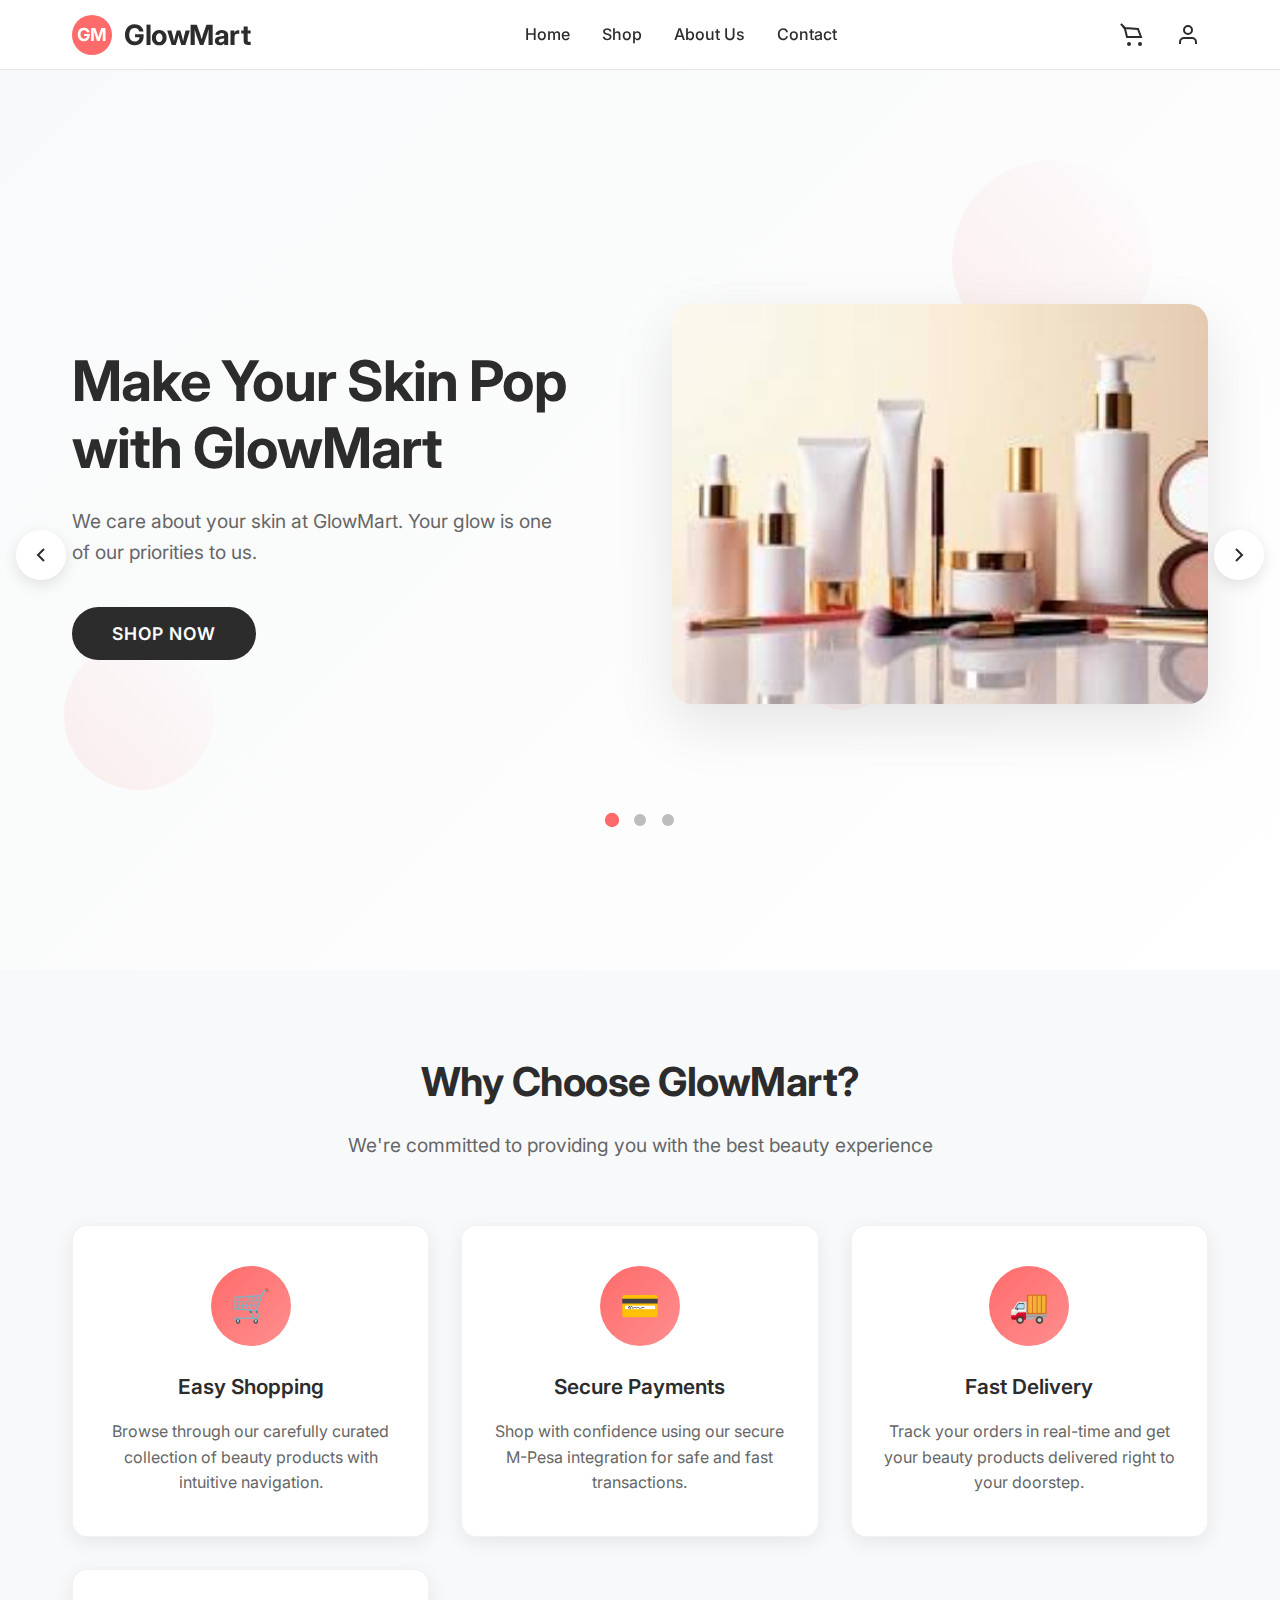
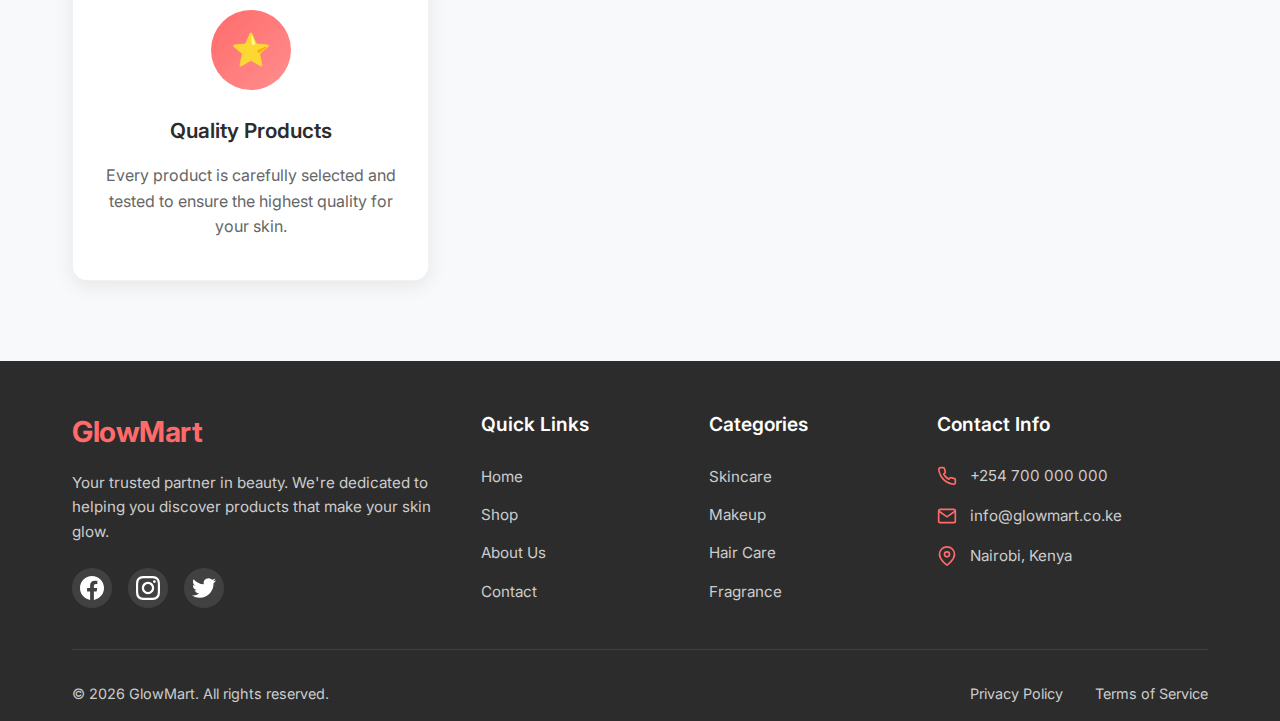
<file: html/index.html>
<!DOCTYPE html>
<html lang="en">
<head>
    <meta charset="UTF-8">
    <meta name="viewport" content="width=device-width, initial-scale=1.0">
    <title>GlowMart - Your Beauty Destination</title>
    <link rel="stylesheet" href="../css/index.css">
    <link href="https://fonts.googleapis.com/css2?family=Inter:wght@300;400;500;600;700;800&display=swap" rel="stylesheet">
</head>
<body>
    <!-- Header -->
    <header class="header">
        <div class="container">
            <a href="#home" class="nav-brand">
                <div class="logo-icon">GM</div>
                <span class="logo-text">GlowMart</span>
            </a>
            
            <nav class="nav" id="nav">
                <ul class="nav-list">
                    <li><a href="#home" class="nav-link">Home</a></li>
                    <li><a href="../html/login.html" class="nav-link">Shop</a></li>
                    <li><a href="../html/login.html" class="nav-link">About Us</a></li>
                    <li><a href="#contact" class="nav-link">Contact</a></li>
                </ul>
            </nav>

            <div class="nav-actions">
                <button class="cart-btn" aria-label="Shopping cart">
                    <svg width="24" height="24" viewBox="0 0 24 24" fill="none" stroke="currentColor" stroke-width="2">
                        <circle cx="9" cy="21" r="1"></circle>
                        <circle cx="20" cy="21" r="1"></circle>
                        <path d="m1 1 4 4 13 1 3 8H7l-2-8z"></path>
                    </svg>
                </button>
                <button class="user-btn" aria-label="User account">
                    <svg width="24" height="24" viewBox="0 0 24 24" fill="none" stroke="currentColor" stroke-width="2">
                        <path d="M20 21v-2a4 4 0 0 0-4-4H8a4 4 0 0 0-4 4v2"></path>
                        <circle cx="12" cy="7" r="4"></circle>
                    </svg>
                </button>
                <button class="menu-toggle" id="menuToggle" aria-label="Toggle menu">
                    <span></span>
                    <span></span>
                    <span></span>
                </button>
            </div>
        </div>
    </header>

    <!-- Hero Section -->
    <section class="hero" id="home">
        <div class="hero-container">
            <div class="hero-content">
                <div class="hero-text">
                    <h1 class="hero-title" id="heroTitle">
                        Make Your Skin Pop with GlowMart
                    </h1>
                    <p class="hero-subtitle" id="heroSubtitle">
                        We care about your skin at GlowMart. Your glow is one of our priorities to us.
                    </p>
                    <a href="../html/login.html"><button class="hero-cta" id="heroCta">SHOP NOW</button></a>
                </div>
                
                <div class="hero-image">
                    <div class="image-container">
                        <img 
                            src="../assets/slide1.jpeg" 
                            alt="Beauty product showcase" 
                            class="hero-img" 
                            id="heroImage"
                            onerror="this.src='https://via.placeholder.com/600x400/ff6b6b/ffffff?text=GlowMart+Beauty'"
                        >
                        <div class="image-overlay"></div>
                    </div>
                </div>
            </div>

            <div class="hero-controls">
                <button class="control-btn prev" id="prevBtn">
                    <svg width="24" height="24" viewBox="0 0 24 24" fill="none" stroke="currentColor" stroke-width="2">
                        <polyline points="15,18 9,12 15,6"></polyline>
                    </svg>
                </button>
                <button class="control-btn next" id="nextBtn">
                    <svg width="24" height="24" viewBox="0 0 24 24" fill="none" stroke="currentColor" stroke-width="2">
                        <polyline points="9,18 15,12 9,6"></polyline>
                    </svg>
                </button>
            </div>

            <div class="hero-dots" id="heroDots">
                <button class="dot active" data-slide="0"></button>
                <button class="dot" data-slide="1"></button>
                <button class="dot" data-slide="2"></button>
            </div>
        </div>

        <div class="hero-bg-elements">
            <div class="bg-circle circle-1"></div>
            <div class="bg-circle circle-2"></div>
            <div class="bg-circle circle-3"></div>
        </div>
    </section>

    <!-- Features Section -->
    <section class="features" id="features">
        <div class="container">
            <div class="features-header">
                <h2 class="features-title">Why Choose GlowMart?</h2>
                <p class="features-subtitle">
                    We're committed to providing you with the best beauty experience
                </p>
            </div>

            <div class="features-grid">
                <div class="feature-card">
                    <div class="feature-icon">
                        <span class="icon-emoji">🛒</span>
                    </div>
                    <h3 class="feature-title">Easy Shopping</h3>
                    <p class="feature-description">Browse through our carefully curated collection of beauty products with intuitive navigation.</p>
                </div>
                <div class="feature-card">
                    <div class="feature-icon">
                        <span class="icon-emoji">💳</span>
                    </div>
                    <h3 class="feature-title">Secure Payments</h3>
                    <p class="feature-description">Shop with confidence using our secure M-Pesa integration for safe and fast transactions.</p>
                </div>
                <div class="feature-card">
                    <div class="feature-icon">
                        <span class="icon-emoji">🚚</span>
                    </div>
                    <h3 class="feature-title">Fast Delivery</h3>
                    <p class="feature-description">Track your orders in real-time and get your beauty products delivered right to your doorstep.</p>
                </div>
                <div class="feature-card">
                    <div class="feature-icon">
                        <span class="icon-emoji">⭐</span>
                    </div>
                    <h3 class="feature-title">Quality Products</h3>
                    <p class="feature-description">Every product is carefully selected and tested to ensure the highest quality for your skin.</p>
                </div>
            </div>
        </div>
    </section>

    <!-- Footer -->
    <footer class="footer" id="contact">
        <div class="container">
            <div class="footer-content">
                <div class="footer-section">
                    <h3 class="footer-logo">GlowMart</h3>
                    <p class="footer-description">
                        Your trusted partner in beauty. We're dedicated to helping you discover products that make your skin glow.
                    </p>
                    <div class="social-links">
                        <a href="#" class="social-link" aria-label="Facebook">
                            <svg width="24" height="24" viewBox="0 0 24 24" fill="currentColor">
                                <path d="M24 12.073c0-6.627-5.373-12-12-12s-12 5.373-12 12c0 5.99 4.388 10.954 10.125 11.854v-8.385H7.078v-3.47h3.047V9.43c0-3.007 1.792-4.669 4.533-4.669 1.312 0 2.686.235 2.686.235v2.953H15.83c-1.491 0-1.956.925-1.956 1.874v2.25h3.328l-.532 3.47h-2.796v8.385C19.612 23.027 24 18.062 24 12.073z"/>
                            </svg>
                        </a>
                        <a href="#" class="social-link" aria-label="Instagram">
                            <svg width="24" height="24" viewBox="0 0 24 24" fill="currentColor">
                                <path d="M12 2.163c3.204 0 3.584.012 4.85.07 3.252.148 4.771 1.691 4.919 4.919.058 1.265.069 1.645.069 4.849 0 3.205-.012 3.584-.069 4.849-.149 3.225-1.664 4.771-4.919 4.919-1.266.058-1.644.07-4.85.07-3.204 0-3.584-.012-4.849-.07-3.26-.149-4.771-1.699-4.919-4.92-.058-1.265-.07-1.644-.07-4.849 0-3.204.013-3.583.07-4.849.149-3.227 1.664-4.771 4.919-4.919 1.266-.057 1.645-.069 4.849-.069zm0-2.163c-3.259 0-3.667.014-4.947.072-4.358.2-6.78 2.618-6.98 6.98-.059 1.281-.073 1.689-.073 4.948 0 3.259.014 3.668.072 4.948.2 4.358 2.618 6.78 6.98 6.98 1.281.058 1.689.072 4.948.072 3.259 0 3.668-.014 4.948-.072 4.354-.2 6.782-2.618 6.979-6.98.059-1.28.073-1.689.073-4.948 0-3.259-.014-3.667-.072-4.947-.196-4.354-2.617-6.78-6.979-6.98-1.281-.059-1.69-.073-4.949-.073zm0 5.838c-3.403 0-6.162 2.759-6.162 6.162s2.759 6.163 6.162 6.163 6.162-2.759 6.162-6.163c0-3.403-2.759-6.162-6.162-6.162zm0 10.162c-2.209 0-4-1.79-4-4 0-2.209 1.791-4 4-4s4 1.791 4 4c0 2.21-1.791 4-4 4zm6.406-11.845c-.796 0-1.441.645-1.441 1.44s.645 1.44 1.441 1.44c.795 0 1.439-.645 1.439-1.44s-.644-1.44-1.439-1.44z"/>
                            </svg>
                        </a>
                        <a href="#" class="social-link" aria-label="Twitter">
                            <svg width="24" height="24" viewBox="0 0 24 24" fill="currentColor">
                                <path d="M23.953 4.57a10 10 0 01-2.825.775 4.958 4.958 0 002.163-2.723c-.951.555-2.005.959-3.127 1.184a4.92 4.92 0 00-8.384 4.482C7.69 8.095 4.067 6.13 1.64 3.162a4.822 4.822 0 00-.666 2.475c0 1.71.87 3.213 2.188 4.096a4.904 4.904 0 01-2.228-.616v.06a4.923 4.923 0 003.946 4.827 4.996 4.996 0 01-2.212.085 4.936 4.936 0 004.604 3.417 9.867 9.867 0 01-6.102 2.105c-.39 0-.779-.023-1.17-.067a13.995 13.995 0 007.557 2.209c9.053 0 13.998-7.496 13.998-13.985 0-.21 0-.42-.015-.63A9.935 9.935 0 0024 4.59z"/>
                            </svg>
                        </a>
                    </div>
                </div>

                <div class="footer-section">
                    <h4 class="footer-title">Quick Links</h4>
                    <ul class="footer-links">
                        <li><a href="#home">Home</a></li>
                        <li><a href="../html/login.html">Shop</a></li>
                        <li><a href="../html/login.html">About Us</a></li>
                        <li><a href="#contact">Contact</a></li>
                    </ul>
                </div>

                <div class="footer-section">
                    <h4 class="footer-title">Categories</h4>
                    <ul class="footer-links">
                        <li><a href="../html/login.html">Skincare</a></li>
                        <li><a href="../html/login.html">Makeup</a></li>
                        <li><a href="../html/login.html">Hair Care</a></li>
                        <li><a href="../html/login.html">Fragrance</a></li>
                    </ul>
                </div>

                <div class="footer-section">
                    <h4 class="footer-title">Contact Info</h4>
                    <div class="contact-info">
                        <div class="contact-item">
                            <svg width="20" height="20" viewBox="0 0 24 24" fill="none" stroke="currentColor" stroke-width="2">
                                <path d="M22 16.92v3a2 2 0 0 1-2.18 2 19.79 19.79 0 0 1-8.63-3.07 19.5 19.5 0 0 1-6-6 19.79 19.79 0 0 1-3.07-8.67A2 2 0 0 1 4.11 2h3a2 2 0 0 1 2 1.72 12.84 12.84 0 0 0 .7 2.81 2 2 0 0 1-.45 2.11L8.09 9.91a16 16 0 0 0 6 6l1.27-1.27a2 2 0 0 1 2.11-.45 12.84 12.84 0 0 0 2.81.7A2 2 0 0 1 22 16.92z"></path>
                            </svg>
                            <span>+254 700 000 000</span>
                        </div>
                        <div class="contact-item">
                            <svg width="20" height="20" viewBox="0 0 24 24" fill="none" stroke="currentColor" stroke-width="2">
                                <path d="M4 4h16c1.1 0 2 .9 2 2v12c0 1.1-.9 2-2 2H4c-1.1 0-2-.9-2-2V6c0-1.1.9-2 2-2z"></path>
                                <polyline points="22,6 12,13 2,6"></polyline>
                            </svg>
                            <span>info@glowmart.co.ke</span>
                        </div>
                        <div class="contact-item">
                            <svg width="20" height="20" viewBox="0 0 24 24" fill="none" stroke="currentColor" stroke-width="2">
                                <path d="M21 10c0 7-9 13-9 13s-9-6-9-13a9 9 0 0 1 18 0z"></path>
                                <circle cx="12" cy="10" r="3"></circle>
                            </svg>
                            <span>Nairobi, Kenya</span>
                        </div>
                    </div>
                </div>
            </div>

            <div class="footer-bottom">
                <div class="footer-bottom-content">
                    <p>&copy; 2026 GlowMart. All rights reserved.</p>
                    <div class="footer-bottom-links">
                        <a href="#privacy">Privacy Policy</a>
                        <a href="#terms">Terms of Service</a>
                    </div>
                </div>
            </div>
        </div>
    </footer>

    <script src="../javascript/index.js"></script>
</body>
</html>
</file>
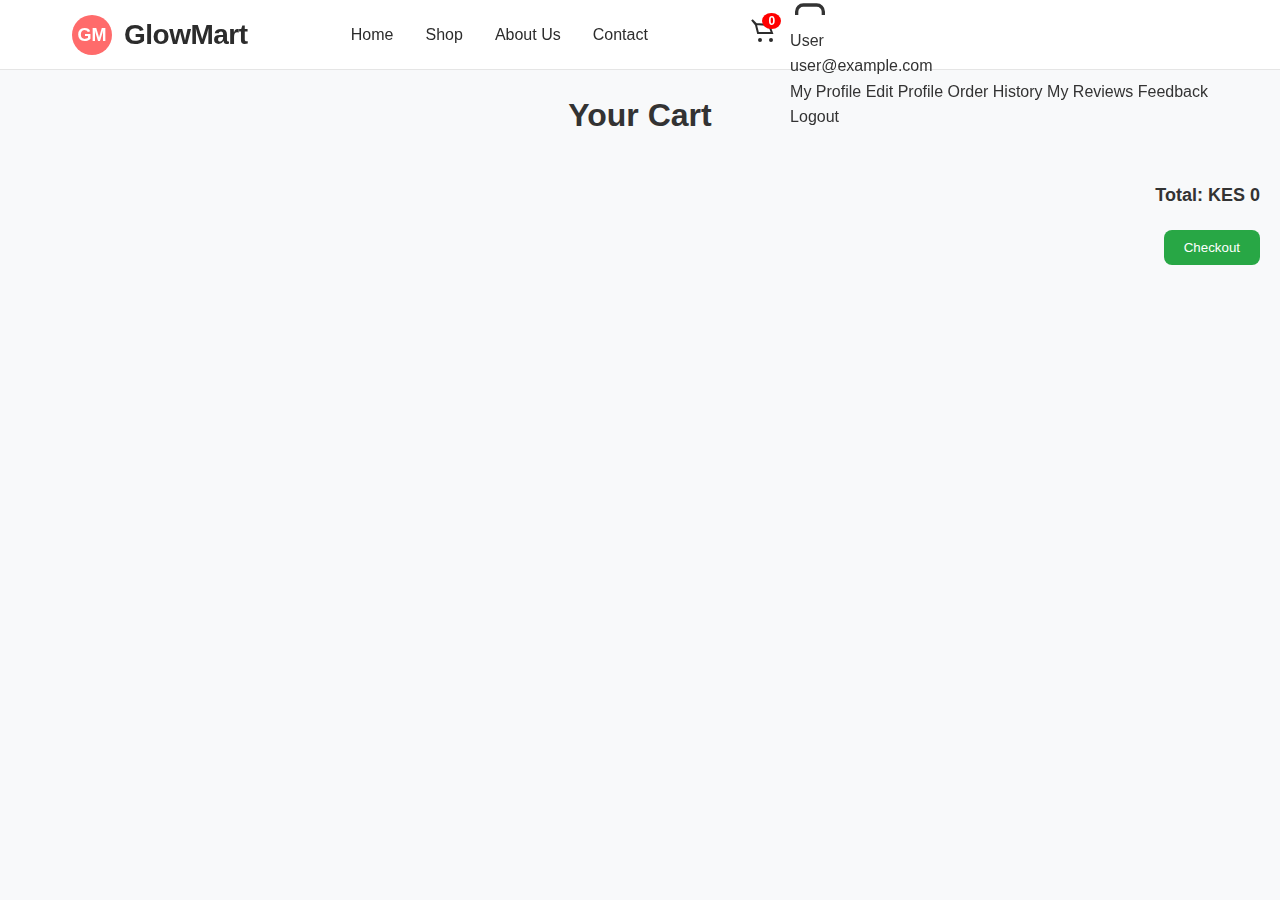
<file: html/cart.html>
<!DOCTYPE html>
<html lang="en">
<head>
    <meta charset="UTF-8">
    <meta name="viewport" content="width=device-width, initial-scale=1.0">
    <title>GlowMart Cart</title>
    <link rel="stylesheet" href="../css/index.css">
    <link rel="stylesheet" href="../css/menu.css">
    <link rel="stylesheet" href="../css/cart.css">
    
</head>
<body>

<header class="header">
    <div class="container">
        <a href="#home" class="nav-brand">
            <div class="logo-icon">GM</div>
            <span class="logo-text">GlowMart</span>
        </a>
        <nav class="nav" id="nav">
            <ul class="nav-list">
                <li><a href="../html/index.html" class="nav-link">Home</a></li>
                <li><a href="../html/menu.html" class="nav-link">Shop</a></li>
                <li><a href="../html/index.html" class="nav-link">About Us</a></li>
                <li><a href="../html/index.html" class="nav-link">Contact</a></li>
            </ul>
        </nav>

        <div class="nav-actions">
                <a href="../html/cart.html">
                <button class="cart-btn" aria-label="Shopping cart">
                    <svg width="24" height="24" viewBox="0 0 24 24" fill="none" stroke="currentColor" stroke-width="2">
                        <circle cx="9" cy="21" r="1"></circle>
                        <circle cx="20" cy="21" r="1"></circle>
                        <path d="m1 1 4 4 13 1 3 8H7l-2-8z"></path>
                    </svg>
                    <span id="cart-count" class="cart-count">0</span>
                </button>
                </a>
                
                <!-- User Dropdown Menu -->
                <div class="user-dropdown-wrapper">
                    <button class="user-btn" id="userMenuToggle" aria-label="User account">
                        <svg width="24" height="24" viewBox="0 0 24 24" fill="none" stroke="currentColor" stroke-width="2">
                            <path d="M20 21v-2a4 4 0 0 0-4-4H8a4 4 0 0 0-4 4v2"></path>
                            <circle cx="12" cy="7" r="4"></circle>
                        </svg>
                    </button>
                    
                    <!-- User Dropdown Menu -->
                    <div class="user-dropdown-menu" id="userDropdownMenu">
                        <div class="dropdown-header">
                            <div class="user-avatar">
                                <svg width="40" height="40" viewBox="0 0 24 24" fill="none" stroke="currentColor" stroke-width="2">
                                    <path d="M20 21v-2a4 4 0 0 0-4-4H8a4 4 0 0 0-4 4v2"></path>
                                    <circle cx="12" cy="7" r="4"></circle>
                                </svg>
                            </div>
                            <div class="user-info">
                                <div class="user-name">User</div>
                                <div class="user-email">user@example.com</div>
                            </div>
                        </div>
                        
                        <div class="dropdown-divider"></div>
                        
                        <a href="../user/profile.html" class="dropdown-item" title="View your profile">
                            <i class="icon-user"></i> My Profile
                        </a>
                        <a href="../user/edit-profile.html" class="dropdown-item" title="Edit your information">
                            <i class="icon-edit"></i> Edit Profile
                        </a>
                        <a href="../user/order-history.html" class="dropdown-item" title="View your orders">
                            <i class="icon-orders"></i> Order History
                        </a>
                        <a href="../user/reviews.html" class="dropdown-item" title="Manage reviews">
                            <i class="icon-star"></i> My Reviews
                        </a>
                        <a href="../user/feedback.html" class="dropdown-item" title="Send feedback">
                            <i class="icon-feedback"></i> Feedback
                        </a>
                        
                        <div class="dropdown-divider"></div>
                        
                        <a href="../php/logout.php" class="dropdown-item logout-item" title="Sign out">
                            <i class="icon-logout"></i> Logout
                        </a>
                    </div>
                </div>
                
                <button class="menu-toggle" id="menuToggle" aria-label="Toggle menu">
                    <span></span>
                    <span></span>
                    <span></span>
                </button>
            </div>
        </div>
</header>

<main>
    <h1 style="text-align:center; margin-top:20px;">Your Cart</h1>
    <div id="cart-items"></div>
    <div id="empty-cart" style="text-align:center; margin-top:50px; font-size:18px; color:#555; display:none;">
        Your cart is empty.
    </div>
    <div id="cart-total">Total: KES 0</div>
    <button id="checkout-btn">Checkout</button>
</main>

<script src="../javascript/cart.js"></script>

</body>
</html>
</file>
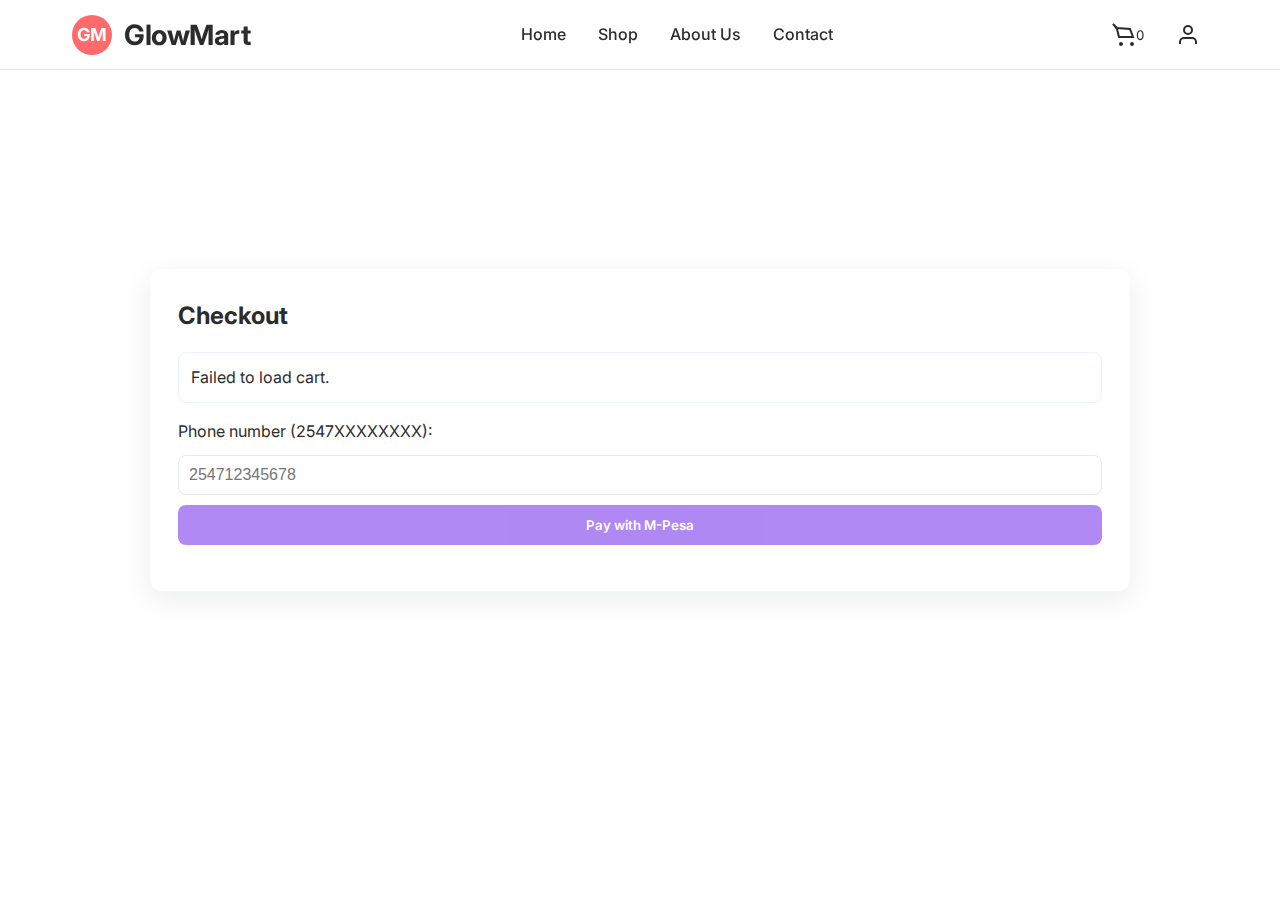
<file: html/checkout.html>
<!DOCTYPE html>
<html lang="en">
<head>
    <meta charset="UTF-8">
    <meta name="viewport" content="width=device-width, initial-scale=1.0">
    <title>GlowMart - Checkout</title>
    <link rel="stylesheet" href="../css/checkout.css">
     <link rel="stylesheet" href="../css/index.css">
    <link href="https://fonts.googleapis.com/css2?family=Inter:wght@300;400;500;600;700;800&display=swap" rel="stylesheet">
</head>
<body>
    <header class="header">
    <div class="container">
        <a href="#home" class="nav-brand">
            <div class="logo-icon">GM</div>
            <span class="logo-text">GlowMart</span>
        </a>
        <nav class="nav" id="nav">
            <ul class="nav-list">
                <li><a href="../html/index.html" class="nav-link">Home</a></li>
                <li><a href="../html/menu.html" class="nav-link">Shop</a></li>
                <li><a href="../html/index.html" class="nav-link">About Us</a></li>
                <li><a href="../html/index.html" class="nav-link">Contact</a></li>
            </ul>
        </nav>

        <div class="nav-actions">
            <a href="../html/cart.html">
                <button class="cart-btn" aria-label="Shopping cart">
                    <svg width="24" height="24" viewBox="0 0 24 24" fill="none" stroke="currentColor" stroke-width="2">
                        <circle cx="9" cy="21" r="1"></circle>
                        <circle cx="20" cy="21" r="1"></circle>
                        <path d="m1 1 4 4 13 1 3 8H7l-2-8z"></path>
                    </svg>
                    <span id="cart-count" class="cart-count">0</span>
                </button>
            </a>
            <a href="../html/profile.html">
                <button class="user-btn" aria-label="User account">
                    <svg width="24" height="24" viewBox="0 0 24 24" fill="none" stroke="currentColor" stroke-width="2">
                        <path d="M20 21v-2a4 4 0 0 0-4-4H8a4 4 0 0 0-4 4v2"></path>
                        <circle cx="12" cy="7" r="4"></circle>
                    </svg>
                </button>
            </a>
            <button class="menu-toggle" id="menuToggle" aria-label="Toggle menu">
                <span></span>
                <span></span>
                <span></span>
            </button>
        </div>
    </div>
</header>
    <main class="checkout-container">
        <section class="checkout-panel">
            <h1>Checkout</h1>
            <div id="cartSummary" class="cart-summary">Loading cart…</div>

            <div class="payment-form">
                <label for="phone">Phone number (2547XXXXXXXX):</label>
                <input id="phone" name="phone" type="tel" placeholder="254712345678" required>

                <button id="payBtn" class="pay-btn">Pay with M-Pesa</button>
                <div id="status" class="status"></div>
            </div>
        </section>
    </main>

    <script src="../javascript/checkout.js"></script>
</body>
</html>
</file>
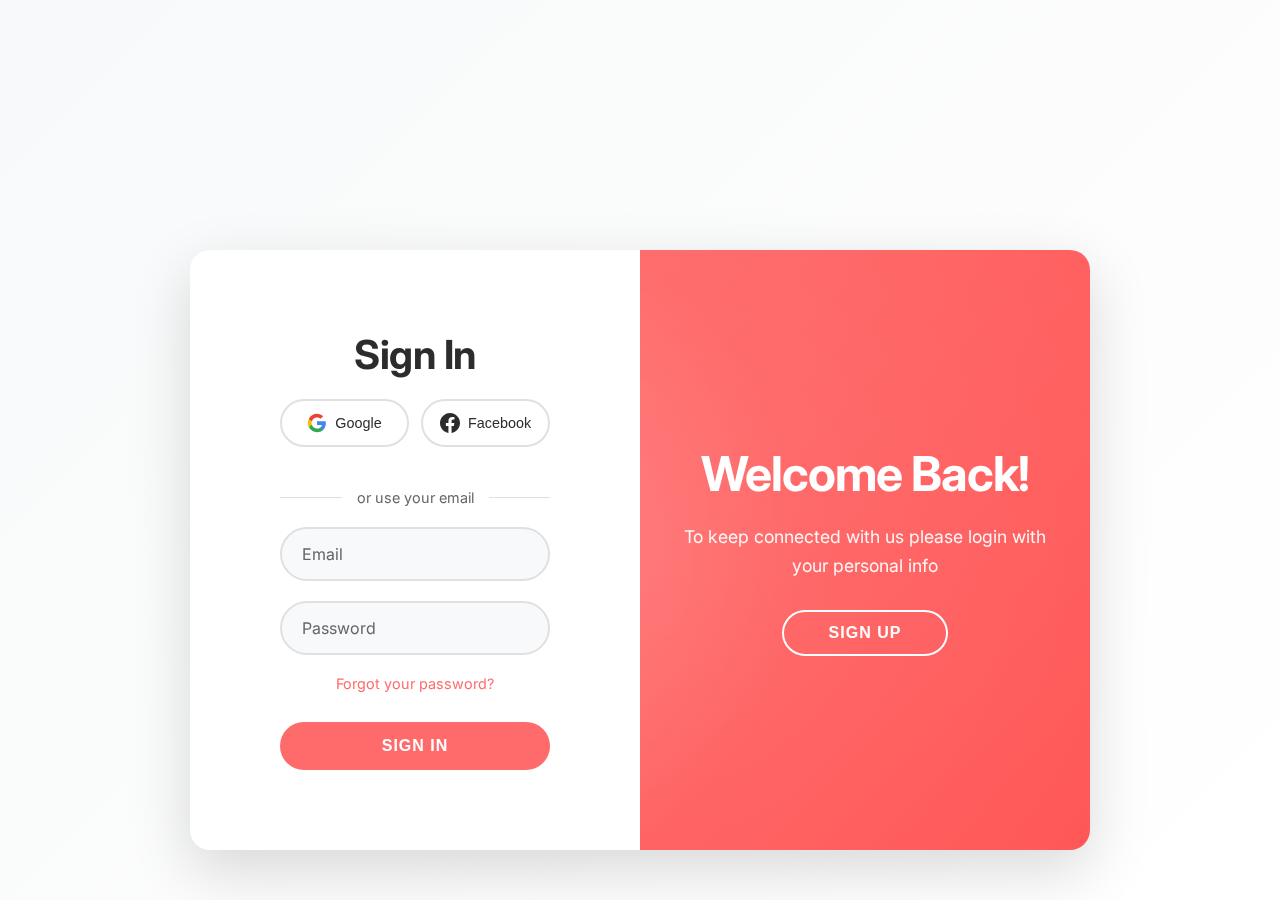
<file: html/login.html>
<!DOCTYPE html>
<html lang="en">
<head>
    <meta charset="UTF-8">
    <meta name="viewport" content="width=device-width, initial-scale=1.0">
    <title>GlowMart - Login / Sign Up</title>
    <link rel="stylesheet" href="../css/login.css">
    <link href="https://fonts.googleapis.com/css2?family=Inter:wght@300;400;500;600;700;800&display=swap" rel="stylesheet">
</head>
<body>
    <div class="auth-container">
        <div class="auth-wrapper" id="authWrapper">
            <!-- Sign In Form -->
            <div class="form-container sign-in-container">
                <form class="auth-form" id="signInForm">
                    <h1 class="form-title">Sign In</h1>
                    <div class="social-buttons">
                        <button type="button" class="social-btn">
                            <svg width="20" height="20" viewBox="0 0 24 24" fill="currentColor">
                                <path d="M22.56 12.25c0-.78-.07-1.53-.2-2.25H12v4.26h5.92c-.26 1.37-1.04 2.53-2.21 3.31v2.77h3.57c2.08-1.92 3.28-4.74 3.28-8.09z" fill="#4285F4"/>
                                <path d="M12 23c2.97 0 5.46-.98 7.28-2.66l-3.57-2.77c-.98.66-2.23 1.06-3.71 1.06-2.86 0-5.29-1.93-6.16-4.53H2.18v2.84C3.99 20.53 7.7 23 12 23z" fill="#34A853"/>
                                <path d="M5.84 14.09c-.22-.66-.35-1.36-.35-2.09s.13-1.43.35-2.09V7.07H2.18C1.43 8.55 1 10.22 1 12s.43 3.45 1.18 4.93l2.85-2.22.81-.62z" fill="#FBBC05"/>
                                <path d="M12 5.38c1.62 0 3.06.56 4.21 1.64l3.15-3.15C17.45 2.09 14.97 1 12 1 7.7 1 3.99 3.47 2.18 7.07l3.66 2.84c.87-2.6 3.3-4.53 6.16-4.53z" fill="#EA4335"/>
                            </svg>
                            <span>Google</span>
                        </button>
                        <button type="button" class="social-btn">
                            <svg width="20" height="20" viewBox="0 0 24 24" fill="currentColor">
                                <path d="M24 12.073c0-6.627-5.373-12-12-12s-12 5.373-12 12c0 5.99 4.388 10.954 10.125 11.854v-8.385H7.078v-3.47h3.047V9.43c0-3.007 1.792-4.669 4.533-4.669 1.312 0 2.686.235 2.686.235v2.953H15.83c-1.491 0-1.956.925-1.956 1.874v2.25h3.328l-.532 3.47h-2.796v8.385C19.612 23.027 24 18.062 24 12.073z"/>
                            </svg>
                            <span>Facebook</span>
                        </button>
                    </div>
                    <div class="divider">
                        <span>or use your email</span>
                    </div>
                    <div class="form-group">
                        <input type="email" placeholder="Email" required>
                    </div>
                    <div class="form-group">
                        <input type="password" placeholder="Password" required>
                    </div>
                    <a href="#" class="forgot-password">Forgot your password?</a>
                    <button type="submit" class="submit-btn">Sign In</button>
                </form>
            </div>

            <!-- Sign Up Form -->
            <div class="form-container sign-up-container">
                <form class="auth-form" id="signUpForm">
                    <h1 class="form-title">Create Account</h1>
                    <div class="social-buttons">
                        <button type="button" class="social-btn">
                            <svg width="20" height="20" viewBox="0 0 24 24" fill="currentColor">
                                <path d="M22.56 12.25c0-.78-.07-1.53-.2-2.25H12v4.26h5.92c-.26 1.37-1.04 2.53-2.21 3.31v2.77h3.57c2.08-1.92 3.28-4.74 3.28-8.09z" fill="#4285F4"/>
                                <path d="M12 23c2.97 0 5.46-.98 7.28-2.66l-3.57-2.77c-.98.66-2.23 1.06-3.71 1.06-2.86 0-5.29-1.93-6.16-4.53H2.18v2.84C3.99 20.53 7.7 23 12 23z" fill="#34A853"/>
                                <path d="M5.84 14.09c-.22-.66-.35-1.36-.35-2.09s.13-1.43.35-2.09V7.07H2.18C1.43 8.55 1 10.22 1 12s.43 3.45 1.18 4.93l2.85-2.22.81-.62z" fill="#FBBC05"/>
                                <path d="M12 5.38c1.62 0 3.06.56 4.21 1.64l3.15-3.15C17.45 2.09 14.97 1 12 1 7.7 1 3.99 3.47 2.18 7.07l3.66 2.84c.87-2.6 3.3-4.53 6.16-4.53z" fill="#EA4335"/>
                            </svg>
                            <span>Google</span>
                        </button>
                        <button type="button" class="social-btn">
                            <svg width="20" height="20" viewBox="0 0 24 24" fill="currentColor">
                                <path d="M24 12.073c0-6.627-5.373-12-12-12s-12 5.373-12 12c0 5.99 4.388 10.954 10.125 11.854v-8.385H7.078v-3.47h3.047V9.43c0-3.007 1.792-4.669 4.533-4.669 1.312 0 2.686.235 2.686.235v2.953H15.83c-1.491 0-1.956.925-1.956 1.874v2.25h3.328l-.532 3.47h-2.796v8.385C19.612 23.027 24 18.062 24 12.073z"/>
                            </svg>
                            <span>Facebook</span>
                        </button>
                    </div>
                    <div class="divider">
                        <span>or use your email</span>
                    </div>
                    <div class="form-group">
                        <input type="text" placeholder="Name" required>
                    </div>
                    <div class="form-group">
                        <input type="email" placeholder="Email" required>
                    </div>
                    <div class="form-group">
                        <input type="password" placeholder="Password" required>
                    </div>
                    <button type="submit" class="submit-btn">Sign Up</button>
                </form>
            </div>

            <!-- Overlay Container -->
            <div class="overlay-container">
                <div class="overlay">
                    <div class="overlay-panel overlay-left">
                        <h1 class="overlay-title">Hello, Friend!</h1>
                        <p class="overlay-text">Enter your personal details and start your journey with us</p>
                        <button class="ghost-btn" id="signInBtn">Sign In</button>
                    </div>
                    <div class="overlay-panel overlay-right">
                        <h1 class="overlay-title">Welcome Back!</h1>
                        <p class="overlay-text">To keep connected with us please login with your personal info</p>
                        <button class="ghost-btn" id="signUpBtn">Sign Up</button>
                    </div>
                </div>
            </div>
        </div>
    </div>

    <script src="../javascript/login.js"></script>
</body>
</html>
</file>
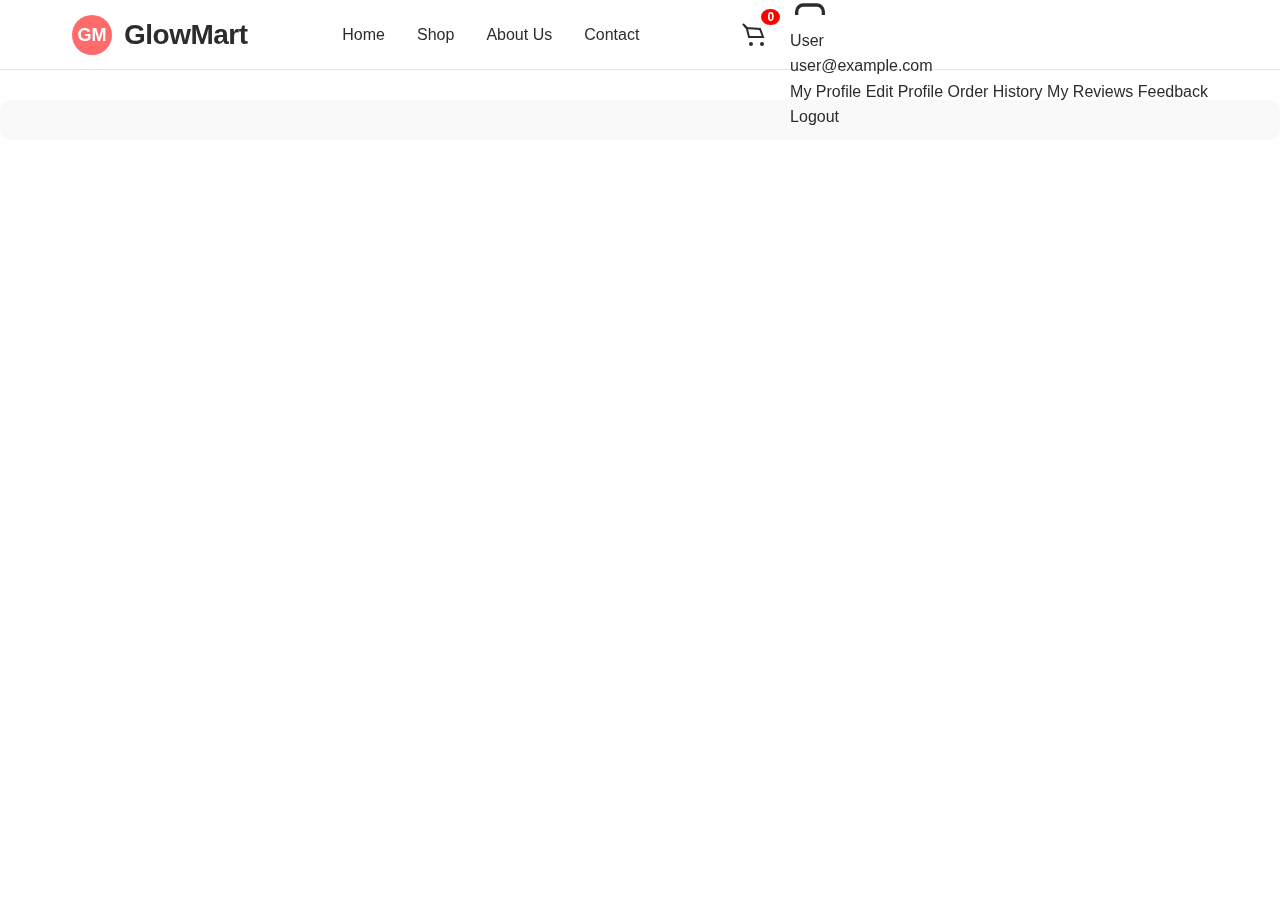
<file: html/menu.html>
<!DOCTYPE html>
<html lang="en">
<head>
    <meta charset="UTF-8">
    <meta name="viewport" content="width=device-width, initial-scale=1.0">
    <title>Menu</title>
    <link rel="stylesheet" href="../css/menu.css">
    <link rel="stylesheet" href="../css/index.css">
</head>
<body>
    <!-- Side navigation -->
    <div id="sideNav" class="sidenav">
        <button class="closebtn" onclick="closeNav()">×</button>
        <a href="#" data-category="All" onclick="filterCategory('All')">All</a>
        <!-- Categories will be inserted dynamically -->
    </div>

     <!-- Header -->
    <header class="header">
        <div class="container">
            <a href="#home" class="nav-brand">
                <div class="logo-icon">GM</div>
                <span class="logo-text">GlowMart</span>
            </a>
            
            <nav class="nav" id="nav">
                <ul class="nav-list">
                    <li><a href="../html/index.html" class="nav-link">Home</a></li>
                    <li><a href="../html/menu.html" class="nav-link">Shop</a></li>
                    <li><a href="../html/index.html" class="nav-link">About Us</a></li>
                    <li><a href="../html/index.html" class="nav-link">Contact</a></li>
                </ul>
            </nav>

            <div class="nav-actions">
                <a href="../html/cart.html">
                <button class="cart-btn" aria-label="Shopping cart">
                    <svg width="24" height="24" viewBox="0 0 24 24" fill="none" stroke="currentColor" stroke-width="2">
                        <circle cx="9" cy="21" r="1"></circle>
                        <circle cx="20" cy="21" r="1"></circle>
                        <path d="m1 1 4 4 13 1 3 8H7l-2-8z"></path>
                    </svg>
                    <span id="cart-count" class="cart-count">0</span>
                </button>
                </a>
                
                <!-- User Dropdown Menu -->
                <div class="user-dropdown-wrapper">
                    <button class="user-btn" id="userMenuToggle" aria-label="User account">
                        <svg width="24" height="24" viewBox="0 0 24 24" fill="none" stroke="currentColor" stroke-width="2">
                            <path d="M20 21v-2a4 4 0 0 0-4-4H8a4 4 0 0 0-4 4v2"></path>
                            <circle cx="12" cy="7" r="4"></circle>
                        </svg>
                    </button>
                    
                    <!-- User Dropdown Menu -->
                    <div class="user-dropdown-menu" id="userDropdownMenu">
                        <div class="dropdown-header">
                            <div class="user-avatar">
                                <svg width="40" height="40" viewBox="0 0 24 24" fill="none" stroke="currentColor" stroke-width="2">
                                    <path d="M20 21v-2a4 4 0 0 0-4-4H8a4 4 0 0 0-4 4v2"></path>
                                    <circle cx="12" cy="7" r="4"></circle>
                                </svg>
                            </div>
                            <div class="user-info">
                                <div class="user-name">User</div>
                                <div class="user-email">user@example.com</div>
                            </div>
                        </div>
                        
                        <div class="dropdown-divider"></div>
                        
                        <a href="../user/profile.html" class="dropdown-item" title="View your profile">
                            <i class="icon-user"></i> My Profile
                        </a>
                        <a href="../user/edit-profile.html" class="dropdown-item" title="Edit your information">
                            <i class="icon-edit"></i> Edit Profile
                        </a>
                        <a href="../user/order-history.html" class="dropdown-item" title="View your orders">
                            <i class="icon-orders"></i> Order History
                        </a>
                        <a href="../user/reviews.html" class="dropdown-item" title="Manage reviews">
                            <i class="icon-star"></i> My Reviews
                        </a>
                        <a href="../user/feedback.html" class="dropdown-item" title="Send feedback">
                            <i class="icon-feedback"></i> Feedback
                        </a>
                        
                        <div class="dropdown-divider"></div>
                        
                        <a href="../php/logout.php" class="dropdown-item logout-item" title="Sign out">
                            <i class="icon-logout"></i> Logout
                        </a>
                    </div>
                </div>
                
                <button class="menu-toggle" id="menuToggle" aria-label="Toggle menu">
                    <span></span>
                    <span></span>
                    <span></span>
                </button>
            </div>
        </div>
    </header>

    <!-- Top navbar with hamburger 
    <header class="navbar">
        <button class="hamburger" onclick="openNav()">☰</button>
        <div class="logo">GlowMart</div>
        <a href="order.html" class="cart-icon">🛒</a>
    </header>
    -->

    <main>
        <div class="category-scroll" id="categoryScroll"></div>
        <div id="products" class="product-grid"></div>
    </main>

    <script src="../javascript/menu.js"></script>
</body>
</html>
</file>
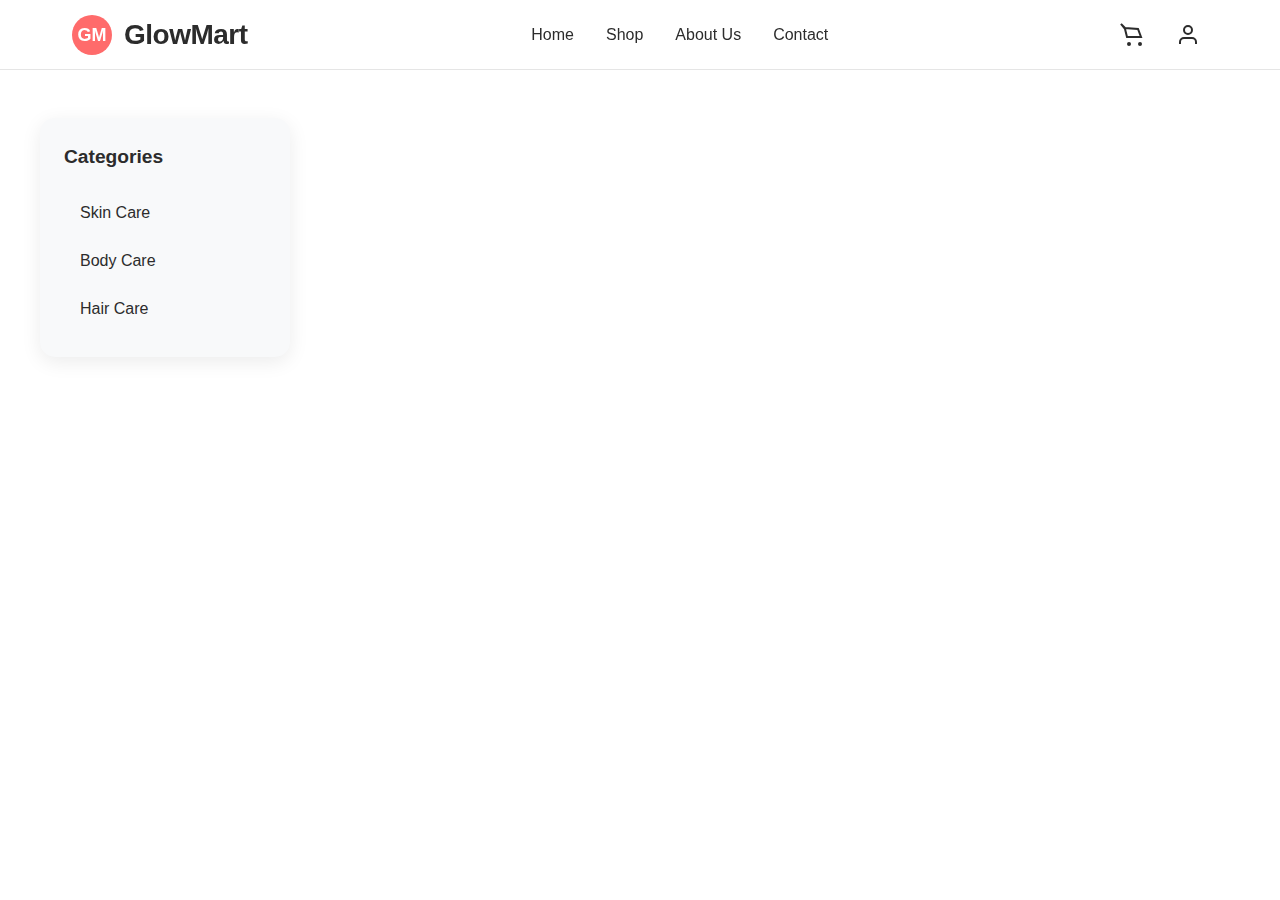
<file: html/shop.html>
<!DOCTYPE html>
<html lang="en">
<head>
  <meta charset="UTF-8" />
  <title>Shop | GlowMart</title>
  <link rel="stylesheet" href="../css/index.css" />
  <link rel="stylesheet" href="../css/shop.css" />
</head>

<body>

  <!-- HEADER stays exactly as you already built -->
   <header class="header">
        <div class="container">
            <a href="#home" class="nav-brand">
                <div class="logo-icon">GM</div>
                <span class="logo-text">GlowMart</span>
            </a>
            
            <nav class="nav" id="nav">
                <ul class="nav-list">
                    <li><a href="#home" class="nav-link">Home</a></li>
                    <li><a href="../html/login.html" class="nav-link">Shop</a></li>
                    <li><a href="../html/login.html" class="nav-link">About Us</a></li>
                    <li><a href="#contact" class="nav-link">Contact</a></li>
                </ul>
            </nav>

            <div class="nav-actions">
                <button class="cart-btn" aria-label="Shopping cart">
                    <svg width="24" height="24" viewBox="0 0 24 24" fill="none" stroke="currentColor" stroke-width="2">
                        <circle cx="9" cy="21" r="1"></circle>
                        <circle cx="20" cy="21" r="1"></circle>
                        <path d="m1 1 4 4 13 1 3 8H7l-2-8z"></path>
                    </svg>
                </button>
                <button class="user-btn" aria-label="User account">
                    <svg width="24" height="24" viewBox="0 0 24 24" fill="none" stroke="currentColor" stroke-width="2">
                        <path d="M20 21v-2a4 4 0 0 0-4-4H8a4 4 0 0 0-4 4v2"></path>
                        <circle cx="12" cy="7" r="4"></circle>
                    </svg>
                </button>
                <button class="menu-toggle" id="menuToggle" aria-label="Toggle menu">
                    <span></span>
                    <span></span>
                    <span></span>
                </button>
            </div>
        </div>
    </header>

  <main class="container shop-layout">

    <!-- CATEGORY FILTER -->
    <aside class="shop-sidebar">
      <h3 class="sidebar-title">Categories</h3>
      <ul id="categoryList" class="category-list"></ul>
    </aside>

    <!-- PRODUCTS -->
    <section class="shop-products">
      <div id="productsGrid" class="products-grid"></div>
    </section>

  </main>

  <script src="../javascript/shop.js"></script>
</body>
</html>
</file>
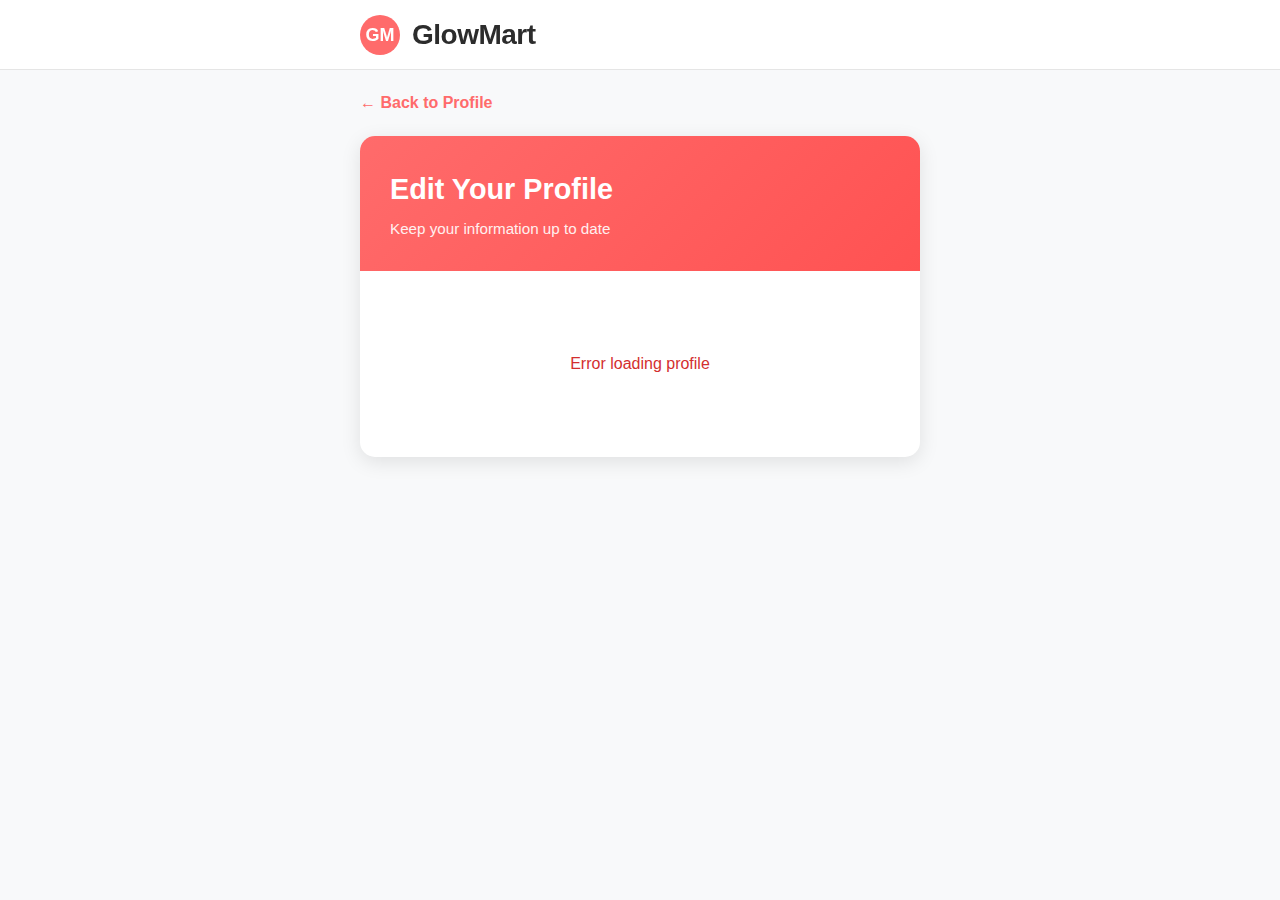
<file: user/edit-profile.html>
<!DOCTYPE html>
<html lang="en">
<head>
    <meta charset="UTF-8">
    <meta name="viewport" content="width=device-width, initial-scale=1.0">
    <title>Edit Profile - GlowMart</title>
    <link rel="stylesheet" href="../css/index.css">
    <link rel="stylesheet" href="../css/menu.css">
    <style>
        * {
            margin: 0;
            padding: 0;
            box-sizing: border-box;
        }

        body {
            font-family: 'Poppins', sans-serif;
            background-color: #f8f9fa;
            color: #333;
        }

        .container {
            max-width: 600px;
            margin: 0px auto;
            padding: 20px;
        }

        .form-card {
            background: #fff;
            border-radius: 15px;
            box-shadow: 0 5px 20px rgba(0, 0, 0, 0.1);
            overflow: hidden;
        }

        .form-header {
            background: linear-gradient(135deg, #ff6b6b 0%, #ff5252 100%);
            padding: 30px;
            color: #fff;
        }

        .form-header h1 {
            font-size: 1.8em;
            margin-bottom: 5px;
        }

        .form-header p {
            opacity: 0.9;
            font-size: 0.95em;
        }

        .form-content {
            padding: 40px 30px;
        }

        .form-group {
            display: flex;
            flex-direction: column;
            gap: 8px;
            margin-bottom: 20px;
        }

        .form-group:last-child {
            margin-bottom: 0;
        }

        .form-group label {
            font-weight: 700;
            color: #888;
            font-size: 0.85em;
            text-transform: uppercase;
            letter-spacing: 0.5px;
        }

        .form-group input {
            padding: 12px 14px;
            border: 2px solid #e0e0e0;
            border-radius: 10px;
            font-size: 1em;
            font-family: 'Poppins', sans-serif;
            transition: all 0.3s ease;
        }

        .form-group input:focus {
            outline: none;
            border-color: #ff6b6b;
            box-shadow: 0 0 0 4px rgba(255, 107, 107, 0.1);
        }

        .message {
            padding: 12px 14px;
            border-radius: 10px;
            margin-bottom: 20px;
            font-weight: 500;
            display: none;
            border-left: 4px solid;
        }

        .message.success {
            background: #c8e6c9;
            color: #2e7d32;
            border-color: #2e7d32;
            display: block;
        }

        .message.error {
            background: #ffcdd2;
            color: #c62828;
            border-color: #c62828;
            display: block;
        }

        .form-actions {
            display: flex;
            gap: 10px;
            margin-top: 30px;
        }

        .btn {
            flex: 1;
            padding: 12px 20px;
            border: none;
            border-radius: 10px;
            font-size: 0.95em;
            font-weight: 700;
            cursor: pointer;
            text-decoration: none;
            display: inline-flex;
            align-items: center;
            justify-content: center;
            gap: 8px;
            transition: all 0.3s ease;
        }

        .btn-primary {
            background: linear-gradient(135deg, #ff6b6b 0%, #ff5252 100%);
            color: #fff;
            box-shadow: 0 4px 15px rgba(255, 107, 107, 0.3);
        }

        .btn-primary:hover:not(:disabled) {
            transform: translateY(-2px);
            box-shadow: 0 8px 25px rgba(255, 107, 107, 0.4);
        }

        .btn-primary:disabled {
            opacity: 0.6;
            cursor: not-allowed;
        }

        .btn-secondary {
            background: #f8f9fa;
            color: #333;
            border: 2px solid #e0e0e0;
        }

        .btn-secondary:hover {
            border-color: #ff6b6b;
            color: #ff6b6b;
        }

        .back-link {
            display: inline-block;
            margin-bottom: 20px;
            color: #ff6b6b;
            text-decoration: none;
            font-weight: 600;
            transition: all 0.2s ease;
        }

        .back-link:hover {
            transform: translateX(-5px);
        }

        .loading {
            text-align: center;
            padding: 40px;
            color: #888;
        }

        .spinner {
            display: inline-block;
            width: 40px;
            height: 40px;
            border: 4px solid #f0f0f0;
            border-top-color: #ff6b6b;
            border-radius: 50%;
            animation: spin 0.8s linear infinite;
        }

        @keyframes spin {
            to { transform: rotate(360deg); }
        }
    </style>
</head>
<body>
    <!-- Header -->
    <header class="header">
        <div class="container">
            <a href="../html/menu.html" class="nav-brand">
                <div class="logo-icon">GM</div>
                <span class="logo-text">GlowMart</span>
            </a>
        </div>
    </header>

    <div class="container">
        <a href="profile.html" class="back-link">← Back to Profile</a>

        <div class="form-card">
            <!-- Header -->
            <div class="form-header">
                <h1>Edit Your Profile</h1>
                <p>Keep your information up to date</p>
            </div>

            <!-- Content -->
            <div class="form-content">
                <div class="loading" id="loadingState">
                    <div class="spinner"></div>
                    <p style="margin-top: 15px;">Loading profile...</p>
                </div>

                <div id="formData" style="display: none;">
                    <div id="messageAlert" class="message"></div>

                    <form id="editForm">
                        <div class="form-group">
                            <label for="fullname">Full Name</label>
                            <input type="text" id="fullname" name="fullname" required>
                        </div>

                        <div class="form-group">
                            <label for="email">Email Address</label>
                            <input type="email" id="email" name="email" required>
                        </div>

                        <div class="form-actions">
                            <button type="submit" class="btn btn-primary" id="submitBtn">
                                💾 Save Changes
                            </button>
                            <a href="profile.html" class="btn btn-secondary">✕ Cancel</a>
                        </div>
                    </form>
                </div>
            </div>
        </div>
    </div>

    <script src="../javascript/menu.js"></script>
    <script>
        document.addEventListener('DOMContentLoaded', function() {
            const editForm = document.getElementById('editForm');
            const messageAlert = document.getElementById('messageAlert');
            const submitBtn = document.getElementById('submitBtn');

            // Load profile data
            fetch('../php/fetch_user_profile.php')
                .then(res => res.json())
                .then(data => {
                    if (data && data.fullname) {
                        document.getElementById('fullname').value = data.fullname;
                        document.getElementById('email').value = data.email || '';

                        setTimeout(() => {
  document.getElementById('loadingState').style.display = 'none';
}, 1000); // 3000ms = 3 seconds
                        document.getElementById('formData').style.display = 'block';
                    }
                })
                .catch(err => {
                    document.getElementById('loadingState').innerHTML = '<p style="color: #d32f2f;">Error loading profile</p>';
                });

            // Handle form submission
            editForm.addEventListener('submit', function(e) {
                e.preventDefault();

                submitBtn.disabled = true;
                submitBtn.textContent = '⏳ Saving...';

                const formData = new FormData(this);

                fetch('../php/update_user_profile.php', {
                    method: 'POST',
                    body: formData
                })
                .then(res => res.json())
                .then(data => {
                    if (data.success) {
                        messageAlert.className = 'message success';
                        messageAlert.textContent = '✓ Profile updated successfully!';
                        setTimeout(() => {
                            window.location.href = 'profile.html';
                        }, 1500);
                    } else {
                        messageAlert.className = 'message error';
                        messageAlert.textContent = '✕ ' + (data.error || 'Error updating profile');
                    }
                })
                .catch(err => {
                    messageAlert.className = 'message error';
                    messageAlert.textContent = '✕ Error updating profile';
                })
                .finally(() => {
                    submitBtn.disabled = false;
                    submitBtn.textContent = '💾 Save Changes';
                });
            });
        });
    </script>
</body>
</html>
</file>
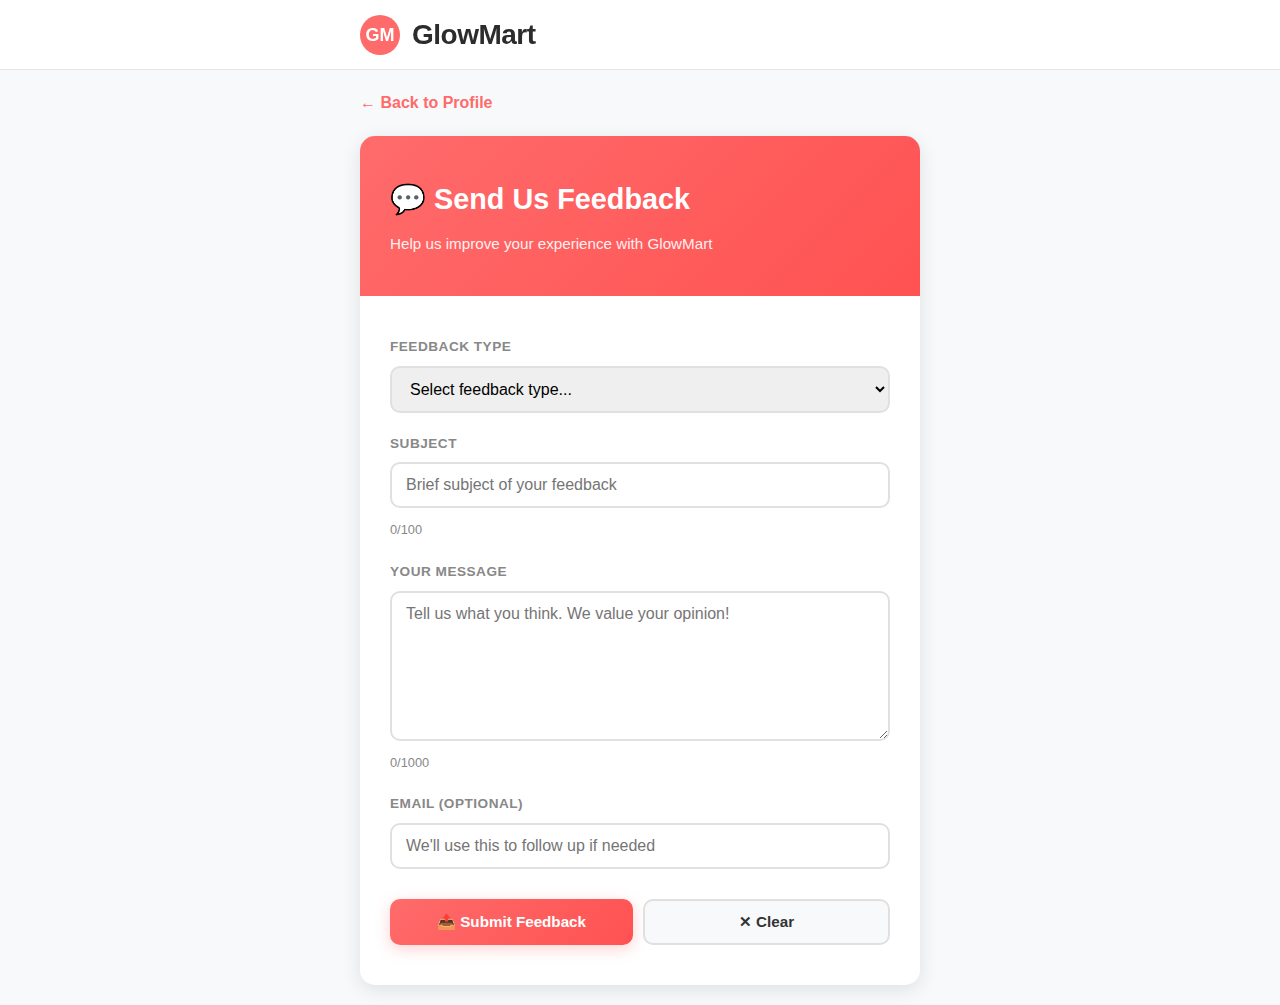
<file: user/feedback.html>
<!DOCTYPE html>
<html lang="en">
<head>
    <meta charset="UTF-8">
    <meta name="viewport" content="width=device-width, initial-scale=1.0">
    <title>Send Feedback - GlowMart</title>
    <link rel="stylesheet" href="../css/index.css">
    <link rel="stylesheet" href="../css/menu.css">
    <style>
        * {
            margin: 0;
            padding: 0;
            box-sizing: border-box;
        }

        body {
            font-family: 'Poppins', sans-serif;
            background-color: #f8f9fa;
            color: #333;
        }

        .container {
            max-width: 600px;
            margin: 0px auto;
            padding: 20px;
        }

        .feedback-card {
            background: #fff;
            border-radius: 15px;
            box-shadow: 0 5px 20px rgba(0, 0, 0, 0.1);
            overflow: hidden;
        }

        .feedback-header {
            background: linear-gradient(135deg, #ff6b6b 0%, #ff5252 100%);
            padding: 40px 30px;
            color: #fff;
        }

        .feedback-header h1 {
            font-size: 1.8em;
            margin-bottom: 10px;
        }

        .feedback-header p {
            opacity: 0.9;
            font-size: 0.95em;
        }

        .feedback-content {
            padding: 40px 30px;
        }

        .form-group {
            display: flex;
            flex-direction: column;
            gap: 8px;
            margin-bottom: 20px;
        }

        .form-group:last-child {
            margin-bottom: 0;
        }

        .form-group label {
            font-weight: 700;
            color: #888;
            font-size: 0.85em;
            text-transform: uppercase;
            letter-spacing: 0.5px;
        }

        .form-group input,
        .form-group select,
        .form-group textarea {
            padding: 12px 14px;
            border: 2px solid #e0e0e0;
            border-radius: 10px;
            font-family: 'Poppins', sans-serif;
            font-size: 1em;
            transition: all 0.3s ease;
        }

        .form-group input:focus,
        .form-group select:focus,
        .form-group textarea:focus {
            outline: none;
            border-color: #ff6b6b;
            box-shadow: 0 0 0 4px rgba(255, 107, 107, 0.1);
        }

        .form-group textarea {
            resize: vertical;
            min-height: 150px;
        }

        .message {
            padding: 12px 14px;
            border-radius: 10px;
            margin-bottom: 20px;
            font-weight: 500;
            display: none;
            border-left: 4px solid;
        }

        .message.success {
            background: #c8e6c9;
            color: #2e7d32;
            border-color: #2e7d32;
            display: block;
        }

        .message.error {
            background: #ffcdd2;
            color: #c62828;
            border-color: #c62828;
            display: block;
        }

        .form-actions {
            display: flex;
            gap: 10px;
            margin-top: 30px;
        }

        .btn {
            flex: 1;
            padding: 12px 20px;
            border: none;
            border-radius: 10px;
            font-size: 0.95em;
            font-weight: 700;
            cursor: pointer;
            display: inline-flex;
            align-items: center;
            justify-content: center;
            gap: 8px;
            transition: all 0.3s ease;
        }

        .btn-primary {
            background: linear-gradient(135deg, #ff6b6b 0%, #ff5252 100%);
            color: #fff;
            box-shadow: 0 4px 15px rgba(255, 107, 107, 0.3);
        }

        .btn-primary:hover:not(:disabled) {
            transform: translateY(-2px);
            box-shadow: 0 8px 25px rgba(255, 107, 107, 0.4);
        }

        .btn-primary:disabled {
            opacity: 0.6;
            cursor: not-allowed;
        }

        .btn-secondary {
            background: #f8f9fa;
            color: #333;
            border: 2px solid #e0e0e0;
        }

        .btn-secondary:hover {
            border-color: #ff6b6b;
            color: #ff6b6b;
        }

        .back-link {
            display: inline-block;
            margin-bottom: 20px;
            color: #ff6b6b;
            text-decoration: none;
            font-weight: 600;
            transition: all 0.2s ease;
        }

        .back-link:hover {
            transform: translateX(-5px);
        }

        .char-count {
            font-size: 0.8em;
            color: #888;
            margin-top: 4px;
        }

        .feedback-types {
            display: flex;
            flex-direction: column;
            gap: 8px;
        }

        @media (max-width: 600px) {
            .feedback-header {
                padding: 30px 20px;
            }

            .feedback-content {
                padding: 30px 20px;
            }

            .feedback-header h1 {
                font-size: 1.5em;
            }
        }
    </style>
</head>
<body>
    <!-- Header -->
    <header class="header">
        <div class="container">
            <a href="../html/menu.html" class="nav-brand">
                <div class="logo-icon">GM</div>
                <span class="logo-text">GlowMart</span>
            </a>
        </div>
    </header>

    <div class="container">
        <a href="profile.html" class="back-link">← Back to Profile</a>

        <div class="feedback-card">
            <!-- Header -->
            <div class="feedback-header">
                <h1>💬 Send Us Feedback</h1>
                <p>Help us improve your experience with GlowMart</p>
            </div>

            <!-- Content -->
            <div class="feedback-content">
                <div id="messageAlert" class="message"></div>

                <form id="feedbackForm">
                    <div class="form-group">
                        <label for="feedbackType">Feedback Type</label>
                        <select id="feedbackType" name="feedbackType" required>
                            <option value="">Select feedback type...</option>
                            <option value="product_quality">Product Quality</option>
                            <option value="shipping">Shipping & Delivery</option>
                            <option value="customer_service">Customer Service</option>
                            <option value="website">Website & App</option>
                            <option value="pricing">Pricing & Offers</option>
                            <option value="other">Other</option>
                        </select>
                    </div>

                    <div class="form-group">
                        <label for="subject">Subject</label>
                        <input 
                            type="text" 
                            id="subject" 
                            name="subject" 
                            placeholder="Brief subject of your feedback"
                            maxlength="100"
                            required
                        >
                        <div class="char-count" id="subjectCount">0/100</div>
                    </div>

                    <div class="form-group">
                        <label for="message">Your Message</label>
                        <textarea 
                            id="message" 
                            name="message" 
                            placeholder="Tell us what you think. We value your opinion!"
                            maxlength="1000"
                            required
                        ></textarea>
                        <div class="char-count" id="messageCount">0/1000</div>
                    </div>

                    <div class="form-group">
                        <label for="email">Email (Optional)</label>
                        <input 
                            type="email" 
                            id="email" 
                            name="email" 
                            placeholder="We'll use this to follow up if needed"
                        >
                    </div>

                    <div class="form-actions">
                        <button type="submit" class="btn btn-primary" id="submitBtn">
                            📤 Submit Feedback
                        </button>
                        <button type="reset" class="btn btn-secondary" onclick="resetForm()">
                            ✕ Clear
                        </button>
                    </div>
                </form>
            </div>
        </div>
    </div>

    <script src="../javascript/menu.js"></script>
    <script>
        document.addEventListener('DOMContentLoaded', function() {
            const form = document.getElementById('feedbackForm');
            const subjectInput = document.getElementById('subject');
            const messageInput = document.getElementById('message');
            const messageAlert = document.getElementById('messageAlert');
            const submitBtn = document.getElementById('submitBtn');

            // Character count for subject
            subjectInput.addEventListener('input', function() {
                document.getElementById('subjectCount').textContent = this.value.length + '/100';
            });

            // Character count for message
            messageInput.addEventListener('input', function() {
                document.getElementById('messageCount').textContent = this.value.length + '/1000';
            });

            // Handle form submission
            form.addEventListener('submit', function(e) {
                e.preventDefault();

                if (messageInput.value.trim().length < 10) {
                    messageAlert.className = 'message error';
                    messageAlert.textContent = '✕ Please write at least 10 characters';
                    return;
                }

                submitBtn.disabled = true;
                submitBtn.textContent = '⏳ Sending...';

                const formData = new FormData(this);

                fetch('../php/submit_feedback.php', {
                    method: 'POST',
                    body: formData
                })
                .then(res => res.json())
                .then(data => {
                    if (data.success) {
                        messageAlert.className = 'message success';
                        messageAlert.textContent = '✓ Thank you! Your feedback has been sent successfully.';
                        form.reset();
                        document.getElementById('subjectCount').textContent = '0/100';
                        document.getElementById('messageCount').textContent = '0/1000';
                    } else {
                        messageAlert.className = 'message error';
                        messageAlert.textContent = '✕ ' + (data.error || 'Error submitting feedback');
                    }
                })
                .catch(err => {
                    messageAlert.className = 'message error';
                    messageAlert.textContent = '✕ Error submitting feedback. Please try again.';
                })
                .finally(() => {
                    submitBtn.disabled = false;
                    submitBtn.textContent = '📤 Submit Feedback';
                });
            });
        });

        function resetForm() {
            document.getElementById('subjectCount').textContent = '0/100';
            document.getElementById('messageCount').textContent = '0/1000';
        }
    </script>
</body>
</html>
</file>
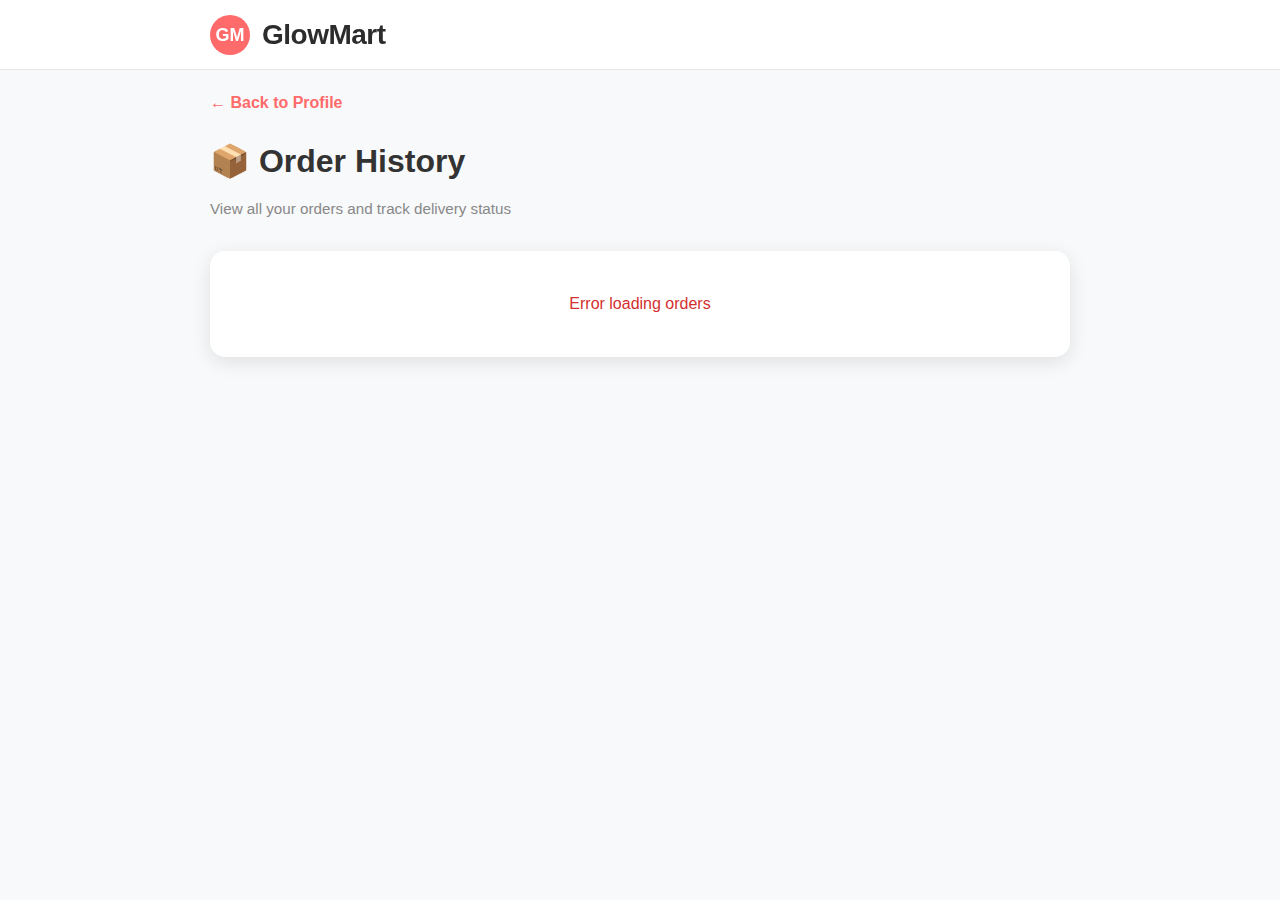
<file: user/order-history.html>
<!DOCTYPE html>
<html lang="en">
<head>
    <meta charset="UTF-8">
    <meta name="viewport" content="width=device-width, initial-scale=1.0">
    <title>Order History - GlowMart</title>
    <link rel="stylesheet" href="../css/index.css">
    <link rel="stylesheet" href="../css/menu.css">
    <style>
        * {
            margin: 0;
            padding: 0;
            box-sizing: border-box;
        }

        body {
            font-family: 'Poppins', sans-serif;
            background-color: #f8f9fa;
            color: #333;
        }

        .container {
            max-width: 900px;
            margin: 0px auto;
            padding: 20px;
        }

        .page-header {
            margin-bottom: 30px;
        }

        .page-header h1 {
            font-size: 2em;
            color: #333;
            margin-bottom: 10px;
        }

        .page-header p {
            color: #888;
            font-size: 0.95em;
        }

        .orders-card {
            background: #fff;
            border-radius: 15px;
            box-shadow: 0 5px 20px rgba(0, 0, 0, 0.1);
            overflow: hidden;
        }

        .orders-table {
            width: 100%;
            border-collapse: collapse;
        }

        .orders-table thead {
            background: linear-gradient(135deg, #ff6b6b 0%, #ff5252 100%);
            color: #fff;
        }

        .orders-table th {
            padding: 16px;
            text-align: left;
            font-weight: 700;
            font-size: 0.9em;
        }

        .orders-table td {
            padding: 16px;
            border-bottom: 1px solid #f0f0f0;
        }

        .orders-table tbody tr:hover {
            background: #f8f9fa;
        }

        .status-badge {
            padding: 6px 12px;
            border-radius: 20px;
            font-size: 0.85em;
            font-weight: 700;
            text-align: center;
            min-width: 100px;
        }

        .status-pending {
            background: #fff3cd;
            color: #856404;
        }

        .status-processing {
            background: #cfe2ff;
            color: #084298;
        }

        .status-shipped {
            background: #d1ecf1;
            color: #0c5460;
        }

        .status-delivered {
            background: #d4edda;
            color: #155724;
        }

        .status-completed {
            background: #d4edda;
            color: #155724;
        }

        .status-cancelled {
            background: #f8d7da;
            color: #721c24;
        }

        .order-actions {
            display: flex;
            gap: 8px;
        }

        .btn-small {
            padding: 6px 12px;
            border: none;
            border-radius: 6px;
            font-size: 0.85em;
            font-weight: 600;
            cursor: pointer;
            text-decoration: none;
            display: inline-flex;
            align-items: center;
            gap: 4px;
            transition: all 0.2s ease;
        }

        .btn-view {
            background: #e3f2fd;
            color: #1976d2;
        }

        .btn-view:hover {
            background: #bbdefb;
        }

        .btn-review {
            background: #fff3e0;
            color: #f57c00;
        }

        .btn-review:hover {
            background: #ffe0b2;
        }

        .empty-state {
            text-align: center;
            padding: 60px 30px;
            color: #888;
        }

        .empty-icon {
            font-size: 60px;
            margin-bottom: 20px;
            opacity: 0.5;
        }

        .empty-state h2 {
            color: #333;
            margin-bottom: 10px;
        }

        .empty-state a {
            display: inline-block;
            margin-top: 20px;
            padding: 12px 24px;
            background: linear-gradient(135deg, #ff6b6b 0%, #ff5252 100%);
            color: #fff;
            text-decoration: none;
            border-radius: 10px;
            font-weight: 700;
            transition: all 0.3s ease;
        }

        .empty-state a:hover {
            transform: translateY(-2px);
        }

        .back-link {
            display: inline-block;
            margin-bottom: 20px;
            color: #ff6b6b;
            text-decoration: none;
            font-weight: 600;
            transition: all 0.2s ease;
        }

        .back-link:hover {
            transform: translateX(-5px);
        }

        .loading {
            text-align: center;
            padding: 40px;
            color: #888;
        }

        .spinner {
            display: inline-block;
            width: 40px;
            height: 40px;
            border: 4px solid #f0f0f0;
            border-top-color: #ff6b6b;
            border-radius: 50%;
            animation: spin 0.8s linear infinite;
        }

        @keyframes spin {
            to { transform: rotate(360deg); }
        }

        @media (max-width: 768px) {
            .orders-table th,
            .orders-table td {
                padding: 12px 8px;
                font-size: 0.9em;
            }

            .btn-small {
                padding: 4px 8px;
                font-size: 0.75em;
            }
        }
    </style>
</head>
<body>
    <!-- Header -->
    <header class="header">
        <div class="container">
            <a href="../html/menu.html" class="nav-brand">
                <div class="logo-icon">GM</div>
                <span class="logo-text">GlowMart</span>
            </a>
        </div>
    </header>

    <div class="container">
        <a href="profile.html" class="back-link">← Back to Profile</a>

        <div class="page-header">
            <h1>📦 Order History</h1>
            <p>View all your orders and track delivery status</p>
        </div>

        <div class="orders-card">
            <div class="loading" id="loadingState">
                <div class="spinner"></div>
                <p style="margin-top: 15px;">Loading orders...</p>
            </div>

            <div id="ordersData" style="display: none;">
                <table class="orders-table">
                    <thead>
                        <tr>
                            <th>Order ID</th>
                            <th>Date</th>
                            <th>Products</th>
                            <th>Total</th>
                            <th>Delivery Date</th>
                            <th>Status</th>
                            <th>Actions</th>
                        </tr>
                    </thead>
                    <tbody id="ordersTableBody">
                        <!-- Orders will be loaded here -->
                    </tbody>
                </table>
            </div>

            <div class="empty-state" id="emptyState" style="display: none;">
                <div class="empty-icon">📦</div>
                <h2>No Orders Yet</h2>
                <p>You haven't placed any orders yet. Start shopping now!</p>
                <a href="../html/menu.html">Continue Shopping</a>
            </div>
        </div>
    </div>

    <script src="../javascript/menu.js"></script>
    <script>
        document.addEventListener('DOMContentLoaded', function() {
            fetch('../php/fetch_user_orders.php')
                .then(res => res.json())
                .then(data => {
                    const tbody = document.getElementById('ordersTableBody');
                    const loadingState = document.getElementById('loadingState');
                    const ordersData = document.getElementById('ordersData');
                    const emptyState = document.getElementById('emptyState');

                    const orders = data.orders || [];

                    if (orders.length === 0) {
                        loadingState.style.display = 'none';
                        emptyState.style.display = 'block';
                        return;
                    }

                    tbody.innerHTML = orders.map(order => `
                        <tr>
                            <td><strong>#${order.order_id}</strong></td>
                            <td>${order.order_date ? order.order_date.split(' ')[0] : '-'}</td>
                            <td>${order.products || '-'}</td>
                            <td><strong>KES ${parseFloat(order.total_price).toFixed(2)}</strong></td>
                            <td>${order.delivery_date ? order.delivery_date.split(' ')[0] : '-'}</td>
                            <td><span class="status-badge status-${order.status.toLowerCase()}">${order.status}</span></td>
                            <td>
                                <div class="order-actions">
                                    <button class="btn-small btn-view" onclick="viewOrder(${order.order_id})">👁️ View</button>
                                    <a href="reviews.html?order=${order.order_id}" class="btn-small btn-review">⭐ Review</a>
                                </div>
                            </td>
                        </tr>
                    `).join('');

                    loadingState.style.display = 'none';
                    ordersData.style.display = 'block';
                })
                .catch(err => {
                    document.getElementById('loadingState').innerHTML = '<p style="color: #d32f2f;">Error loading orders</p>';
                    console.error('Error:', err);
                });
        });

        function viewOrder(orderId) {
            alert('Order #' + orderId + ' details - To be implemented');
        }
    </script>
</body>
</html>
</file>
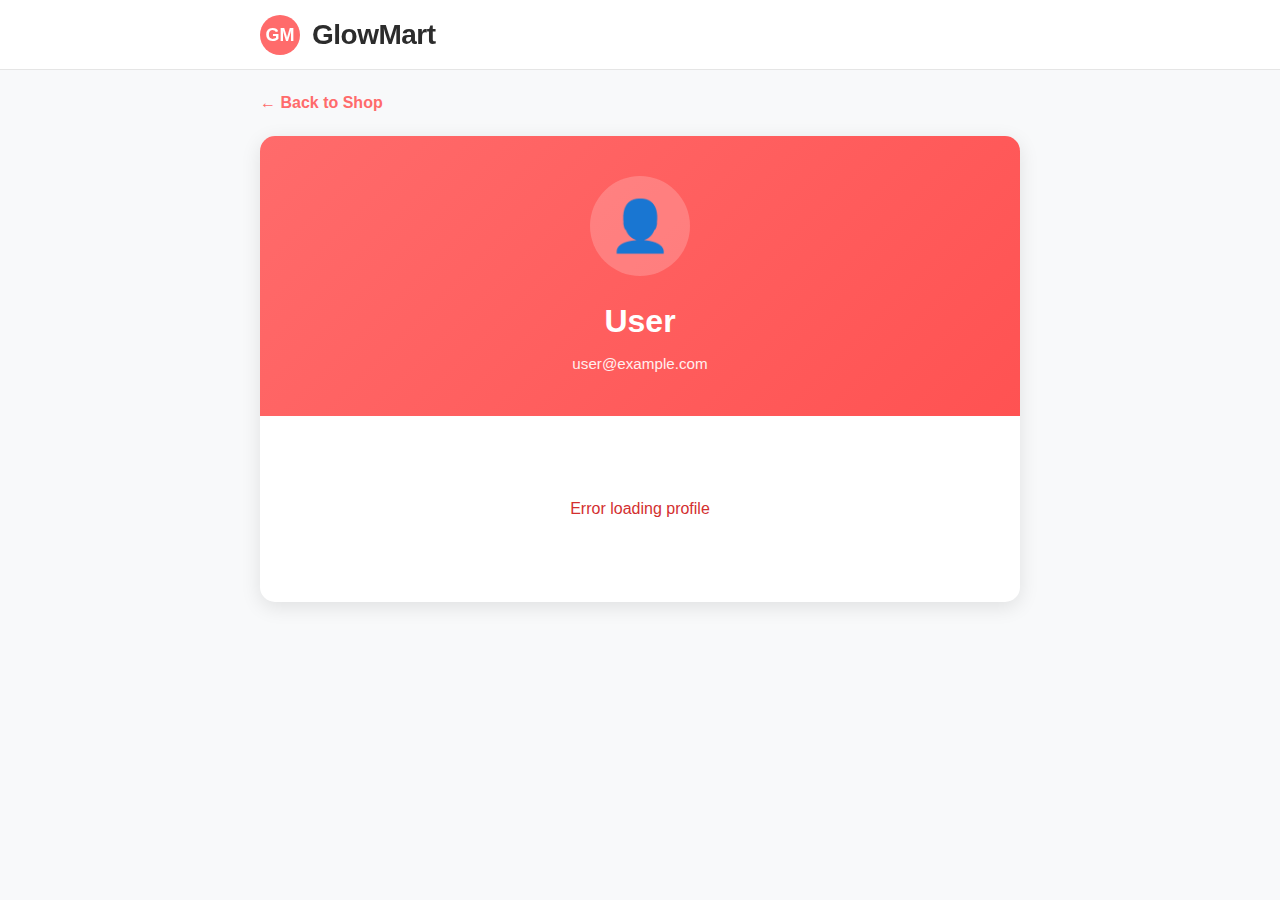
<file: user/profile.html>
<!DOCTYPE html>
<html lang="en">
<head>
    <meta charset="UTF-8">
    <meta name="viewport" content="width=device-width, initial-scale=1.0">
    <title>My Profile - GlowMart</title>
    <link rel="stylesheet" href="../css/index.css">
    <link rel="stylesheet" href="../css/menu.css">
    <style>
        * {
            margin: 0;
            padding: 0;
            box-sizing: border-box;
        }

        body {
            font-family: 'Poppins', sans-serif;
            background-color: #f8f9fa;
            color: #333;
        }

        .container {
            max-width: 800px;
            margin: 0px auto;
            padding: 20px;
        }

        .profile-card {
            background: #fff;
            border-radius: 15px;
            box-shadow: 0 5px 20px rgba(0, 0, 0, 0.1);
            overflow: hidden;
        }

        .profile-header {
            background: linear-gradient(135deg, #ff6b6b 0%, #ff5252 100%);
            padding: 40px 30px;
            text-align: center;
            color: #fff;
        }

        .profile-avatar {
            width: 100px;
            height: 100px;
            border-radius: 50%;
            background: rgba(255, 255, 255, 0.2);
            display: flex;
            align-items: center;
            justify-content: center;
            margin: 0 auto 20px;
            font-size: 50px;
        }

        .profile-header h1 {
            font-size: 2em;
            margin-bottom: 5px;
        }

        .profile-header p {
            opacity: 0.9;
            font-size: 0.95em;
        }

        .profile-content {
            padding: 40px 30px;
        }

        .profile-info {
            display: grid;
            grid-template-columns: repeat(auto-fit, minmax(250px, 1fr));
            gap: 20px;
            margin-bottom: 30px;
        }

        .info-item {
            background: #f8f9fa;
            padding: 20px;
            border-radius: 10px;
            border-left: 4px solid #ff6b6b;
        }

        .info-label {
            font-weight: 700;
            color: #888;
            font-size: 0.85em;
            text-transform: uppercase;
            letter-spacing: 0.5px;
            margin-bottom: 8px;
            display: block;
        }

        .info-value {
            color: #333;
            font-size: 1.1em;
            font-weight: 600;
        }

        .profile-actions {
            display: flex;
            gap: 10px;
            flex-wrap: wrap;
        }

        .btn {
            flex: 1;
            min-width: 150px;
            padding: 12px 20px;
            border: none;
            border-radius: 10px;
            font-size: 0.95em;
            font-weight: 700;
            cursor: pointer;
            text-decoration: none;
            display: inline-flex;
            align-items: center;
            justify-content: center;
            gap: 8px;
            transition: all 0.3s ease;
        }

        .btn-primary {
            background: linear-gradient(135deg, #ff6b6b 0%, #ff5252 100%);
            color: #fff;
            box-shadow: 0 4px 15px rgba(255, 107, 107, 0.3);
        }

        .btn-primary:hover {
            transform: translateY(-2px);
            box-shadow: 0 8px 25px rgba(255, 107, 107, 0.4);
        }

        .btn-secondary {
            background: #f8f9fa;
            color: #333;
            border: 2px solid #e0e0e0;
        }

        .btn-secondary:hover {
            border-color: #ff6b6b;
            color: #ff6b6b;
        }

        .back-link {
            display: inline-block;
            margin-bottom: 20px;
            color: #ff6b6b;
            text-decoration: none;
            font-weight: 600;
            transition: all 0.2s ease;
        }

        .back-link:hover {
            transform: translateX(-5px);
        }

        .loading {
            text-align: center;
            padding: 40px;
            color: #888;
        }

        .spinner {
            display: inline-block;
            width: 40px;
            height: 40px;
            border: 4px solid #f0f0f0;
            border-top-color: #ff6b6b;
            border-radius: 50%;
            animation: spin 0.8s linear infinite;
        }

        @keyframes spin {
            to { transform: rotate(360deg); }
        }
    </style>
</head>
<body>
    <!-- Header -->
    <header class="header">
        <div class="container">
            <a href="../html/menu.html" class="nav-brand">
                <div class="logo-icon">GM</div>
                <span class="logo-text">GlowMart</span>
            </a>
        </div>
    </header>

    <div class="container">
        <a href="../html/menu.html" class="back-link">← Back to Shop</a>

        <div class="profile-card">
            <!-- Header -->
            <div class="profile-header">
                <div class="profile-avatar">👤</div>
                <h1 id="profileName">User</h1>
                <p id="profileEmail">user@example.com</p>
            </div>

            <!-- Content -->
            <div class="profile-content">
                <div class="loading" id="loadingState">
                    <div class="spinner"></div>
                    <p style="margin-top: 15px;">Loading profile...</p>
                </div>

                <div id="profileData" style="display: none;">
                    <div class="profile-info">
                        <div class="info-item">
                            <span class="info-label">Full Name</span>
                            <span class="info-value" id="infoName">-</span>
                        </div>
                        <div class="info-item">
                            <span class="info-label">Email Address</span>
                            <span class="info-value" id="infoEmail">-</span>
                        </div>
                        
                    </div>

                    <div class="profile-actions">
                        <a href="edit-profile.html" class="btn btn-primary">✏️ Edit Profile</a>
                        <a href="order-history.html" class="btn btn-secondary">📦 Order History</a>
                        <a href="reviews.html" class="btn btn-secondary">⭐ My Reviews</a>
                        <a href="feedback.html" class="btn btn-secondary">💬 Send Feedback</a>
                    </div>
                </div>
            </div>
        </div>
    </div>

    <script src="../javascript/menu.js"></script>
    <script>
        document.addEventListener('DOMContentLoaded', function() {
            fetch('../php/fetch_user_profile.php')
                .then(res => res.json())
                .then(data => {
                    if (data && data.fullname) {
                        document.getElementById('profileName').textContent = data.fullname;
                        document.getElementById('profileEmail').textContent = data.email || 'No email';
                        document.getElementById('infoName').textContent = data.fullname;
                        document.getElementById('infoEmail').textContent = data.email || '-';

                        document.getElementById('loadingState').style.display = 'none';
                        document.getElementById('profileData').style.display = 'block';
                    }
                })
                .catch(err => {
                    document.getElementById('loadingState').innerHTML = '<p style="color: #d32f2f;">Error loading profile</p>';
                });
        });
    </script>
</body>
</html>
</file>
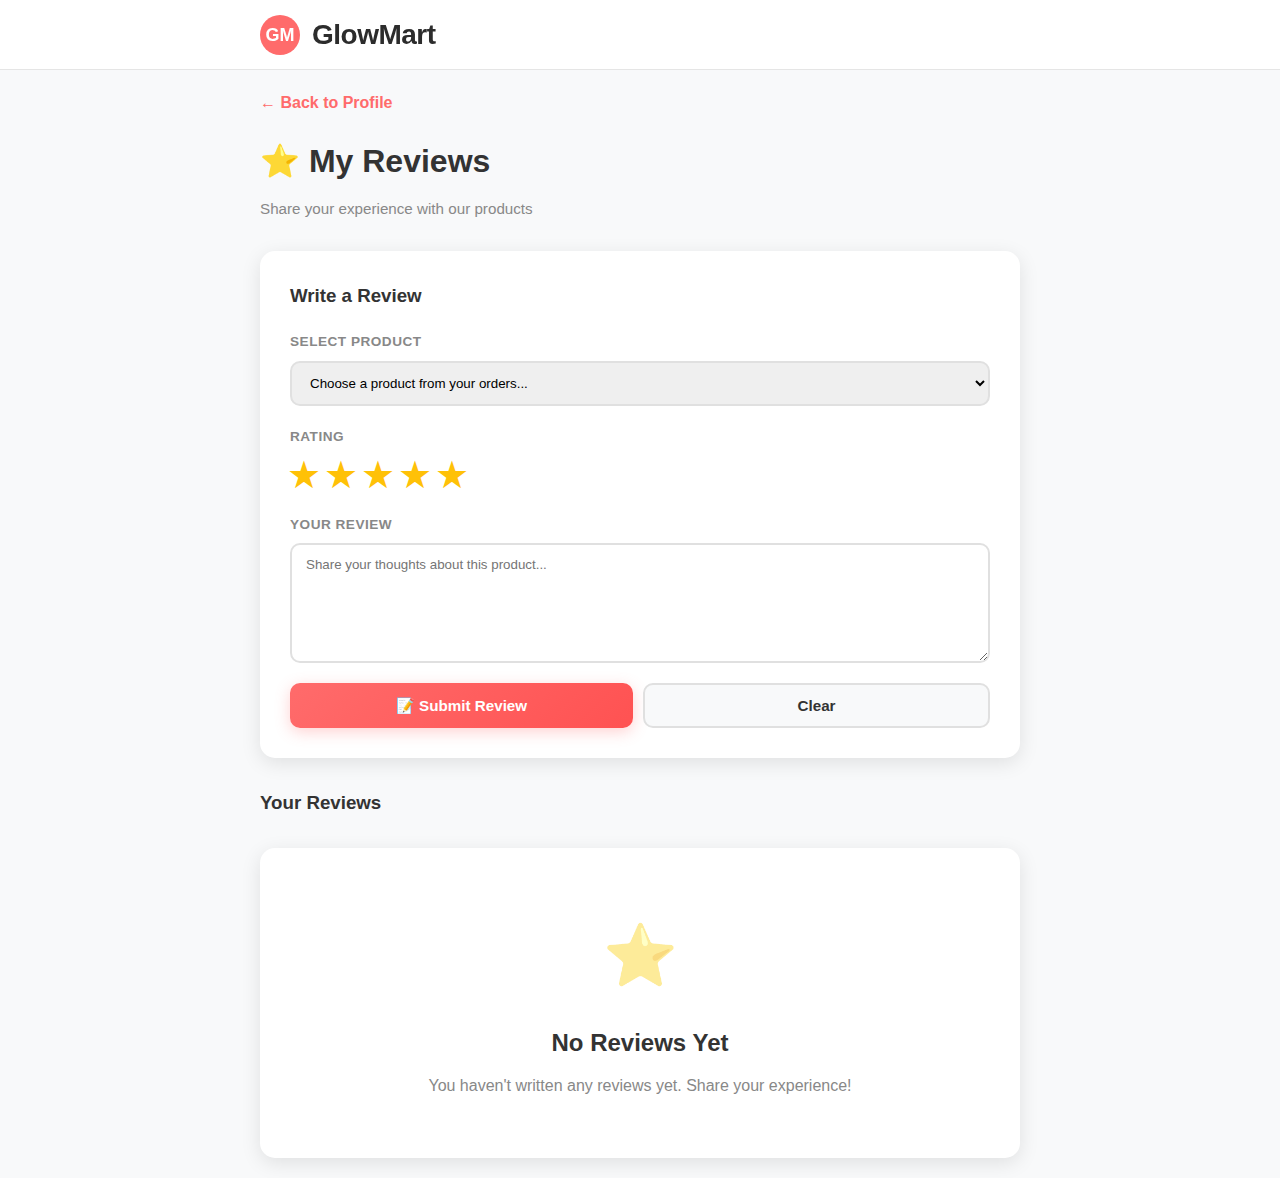
<file: user/reviews.html>
<!DOCTYPE html>
<html lang="en">
<head>
    <meta charset="UTF-8">
    <meta name="viewport" content="width=device-width, initial-scale=1.0">
    <title>My Reviews - GlowMart</title>
    <link rel="stylesheet" href="../css/index.css">
    <link rel="stylesheet" href="../css/menu.css">
    <style>
        * {
            margin: 0;
            padding: 0;
            box-sizing: border-box;
        }

        body {
            font-family: 'Poppins', sans-serif;
            background-color: #f8f9fa;
            color: #333;
        }

        .container {
            max-width: 800px;
            margin: 0px auto;
            padding: 20px;
        }

        .page-header {
            margin-bottom: 30px;
        }

        .page-header h1 {
            font-size: 2em;
            color: #333;
            margin-bottom: 10px;
        }

        .page-header p {
            color: #888;
            font-size: 0.95em;
        }

        .review-card {
            background: #fff;
            border-radius: 15px;
            box-shadow: 0 5px 20px rgba(0, 0, 0, 0.1);
            padding: 30px;
            margin-bottom: 20px;
        }

        .review-header {
            display: flex;
            justify-content: space-between;
            align-items: start;
            margin-bottom: 15px;
        }

        .review-product {
            font-weight: 700;
            color: #333;
            font-size: 1.1em;
        }

        .review-date {
            color: #888;
            font-size: 0.85em;
        }

        .review-rating {
            display: flex;
            gap: 4px;
            margin-bottom: 10px;
        }

        .star {
            color: #ffc107;
            font-size: 1.2em;
        }

        .review-text {
            color: #555;
            line-height: 1.6;
            margin-bottom: 15px;
        }

        .review-actions {
            display: flex;
            gap: 10px;
        }

        .btn-small {
            padding: 8px 16px;
            border: none;
            border-radius: 8px;
            font-size: 0.85em;
            font-weight: 600;
            cursor: pointer;
            text-decoration: none;
            display: inline-flex;
            align-items: center;
            gap: 6px;
            transition: all 0.3s ease;
        }

        .btn-edit {
            background: #e3f2fd;
            color: #1976d2;
        }

        .btn-edit:hover {
            background: #bbdefb;
        }

        .btn-delete {
            background: #ffebee;
            color: #d32f2f;
        }

        .btn-delete:hover {
            background: #ffcdd2;
        }

        .empty-state {
            text-align: center;
            padding: 60px 30px;
            background: #fff;
            border-radius: 15px;
            box-shadow: 0 5px 20px rgba(0, 0, 0, 0.1);
            color: #888;
        }

        .empty-icon {
            font-size: 60px;
            margin-bottom: 20px;
            opacity: 0.5;
        }

        .empty-state h2 {
            color: #333;
            margin-bottom: 10px;
        }

        .empty-state a {
            display: inline-block;
            margin-top: 20px;
            padding: 12px 24px;
            background: linear-gradient(135deg, #ff6b6b 0%, #ff5252 100%);
            color: #fff;
            text-decoration: none;
            border-radius: 10px;
            font-weight: 700;
            transition: all 0.3s ease;
        }

        .empty-state a:hover {
            transform: translateY(-2px);
        }

        .review-form {
            background: #fff;
            border-radius: 15px;
            box-shadow: 0 5px 20px rgba(0, 0, 0, 0.1);
            padding: 30px;
            margin-bottom: 30px;
        }

        .form-group {
            display: flex;
            flex-direction: column;
            gap: 8px;
            margin-bottom: 20px;
        }

        .form-group label {
            font-weight: 700;
            color: #888;
            font-size: 0.85em;
            text-transform: uppercase;
            letter-spacing: 0.5px;
        }

        .form-group select,
        .form-group textarea {
            padding: 12px 14px;
            border: 2px solid #e0e0e0;
            border-radius: 10px;
            font-family: 'Poppins', sans-serif;
            transition: all 0.3s ease;
        }

        .form-group select:focus,
        .form-group textarea:focus {
            outline: none;
            border-color: #ff6b6b;
            box-shadow: 0 0 0 4px rgba(255, 107, 107, 0.1);
        }

        .form-group textarea {
            resize: vertical;
            min-height: 120px;
        }

        .rating-input {
            display: flex;
            gap: 10px;
            align-items: center;
        }

        .rating-stars {
            display: flex;
            gap: 8px;
        }

        .rating-star-btn {
            background: none;
            border: none;
            font-size: 2em;
            cursor: pointer;
            color: #ddd;
            transition: all 0.2s ease;
        }

        .rating-star-btn:hover,
        .rating-star-btn.active {
            color: #ffc107;
            transform: scale(1.2);
        }

        .form-actions {
            display: flex;
            gap: 10px;
        }

        .btn {
            flex: 1;
            padding: 12px 20px;
            border: none;
            border-radius: 10px;
            font-size: 0.95em;
            font-weight: 700;
            cursor: pointer;
            display: inline-flex;
            align-items: center;
            justify-content: center;
            gap: 8px;
            transition: all 0.3s ease;
        }

        .btn-primary {
            background: linear-gradient(135deg, #ff6b6b 0%, #ff5252 100%);
            color: #fff;
            box-shadow: 0 4px 15px rgba(255, 107, 107, 0.3);
        }

        .btn-primary:hover {
            transform: translateY(-2px);
            box-shadow: 0 8px 25px rgba(255, 107, 107, 0.4);
        }

        .btn-secondary {
            background: #f8f9fa;
            color: #333;
            border: 2px solid #e0e0e0;
        }

        .btn-secondary:hover {
            border-color: #ff6b6b;
            color: #ff6b6b;
        }

        .back-link {
            display: inline-block;
            margin-bottom: 20px;
            color: #ff6b6b;
            text-decoration: none;
            font-weight: 600;
            transition: all 0.2s ease;
        }

        .back-link:hover {
            transform: translateX(-5px);
        }

        .loading {
            text-align: center;
            padding: 40px;
            color: #888;
        }

        .spinner {
            display: inline-block;
            width: 40px;
            height: 40px;
            border: 4px solid #f0f0f0;
            border-top-color: #ff6b6b;
            border-radius: 50%;
            animation: spin 0.8s linear infinite;
        }

        @keyframes spin {
            to { transform: rotate(360deg); }
        }
    </style>
</head>
<body>
    <!-- Header -->
    <header class="header">
        <div class="container">
            <a href="../html/menu.html" class="nav-brand">
                <div class="logo-icon">GM</div>
                <span class="logo-text">GlowMart</span>
            </a>
        </div>
    </header>

    <div class="container">
        <a href="profile.html" class="back-link">← Back to Profile</a>

        <div class="page-header">
            <h1>⭐ My Reviews</h1>
            <p>Share your experience with our products</p>
        </div>

        <!-- Add Review Form -->
        <div class="review-form" id="addReviewForm">
            <h3 style="margin-bottom: 20px; color: #333;">Write a Review</h3>
            <form id="reviewForm">
                <div class="form-group">
                    <label for="product">Select Product</label>
                    <select id="product" name="product" required>
                        <option value="">Choose a product from your orders...</option>
                    </select>
                </div>

                <div class="form-group">
                    <label>Rating</label>
                    <div class="rating-stars" id="ratingStars">
                        <button type="button" class="rating-star-btn" data-rating="1">★</button>
                        <button type="button" class="rating-star-btn" data-rating="2">★</button>
                        <button type="button" class="rating-star-btn" data-rating="3">★</button>
                        <button type="button" class="rating-star-btn" data-rating="4">★</button>
                        <button type="button" class="rating-star-btn" data-rating="5">★</button>
                    </div>
                    <input type="hidden" id="rating" name="rating" value="5">
                </div>

                <div class="form-group">
                    <label for="reviewText">Your Review</label>
                    <textarea id="reviewText" name="reviewText" placeholder="Share your thoughts about this product..." required></textarea>
                </div>

                <div class="form-actions">
                    <button type="submit" class="btn btn-primary">📝 Submit Review</button>
                    <button type="reset" class="btn btn-secondary">Clear</button>
                </div>
            </form>
        </div>

        <div class="page-header">
            <h3>Your Reviews</h3>
        </div>

        <div id="reviewsContainer"></div>

        <div class="empty-state" id="emptyState" style="display: none;">
            <div class="empty-icon">⭐</div>
            <h2>No Reviews Yet</h2>
            <p>You haven't written any reviews yet. Share your experience!</p>
        </div>
    </div>

    <script src="../javascript/menu.js"></script>
    <script>
        document.addEventListener('DOMContentLoaded', function() {
            loadReviews();
            setupRatingStars();
            loadOrderProducts();
            setupReviewForm();
        });

        function loadReviews() {
            fetch('../php/fetch_user_reviews.php')
                .then(res => res.json())
                .then(data => {
                    const container = document.getElementById('reviewsContainer');
                    const emptyState = document.getElementById('emptyState');
                    const reviews = data.reviews || [];

                    if (reviews.length === 0) {
                        emptyState.style.display = 'block';
                        return;
                    }

                    container.innerHTML = reviews.map(review => `
                        <div class="review-card">
                            <div class="review-header">
                                <div>
                                    <div class="review-product">${review.product_name}</div>
                                    <div class="review-date">${new Date(review.created_at).toLocaleDateString()}</div>
                                </div>
                            </div>
                            <div class="review-rating">
                                ${'★'.repeat(review.rating)}<span style="color: #ddd;">${'★'.repeat(5 - review.rating)}</span>
                            </div>
                            <div class="review-text">${review.review_text}</div>
                            <div class="review-actions">
                                <button class="btn-small btn-delete" onclick="deleteReview(${review.review_id})">🗑️ Delete</button>
                            </div>
                        </div>
                    `).join('');
                })
                .catch(err => {
                    console.error('Error loading reviews:', err);
                    document.getElementById('emptyState').style.display = 'block';
                });
        }

        function loadOrderProducts() {
            fetch('../php/fetch_user_orders.php')
                .then(res => res.json())
                .then(data => {
                    const orders = data.orders || [];
                    if (orders.length > 0) {
                        const productSelect = document.getElementById('product');
                        const options = orders.map(order => `
                            <option value="${order.order_id}-${order.order_id}">${order.products || 'Order ' + order.order_id}</option>
                        `).join('');
                        productSelect.innerHTML = '<option value="">Choose a product from your orders...</option>' + options;
                    }
                })
                .catch(err => console.error('Error loading products:', err));
        }

        function setupRatingStars() {
            const stars = document.querySelectorAll('.rating-star-btn');
            const ratingInput = document.getElementById('rating');

            stars.forEach(star => {
                star.addEventListener('click', function(e) {
                    e.preventDefault();
                    const rating = this.dataset.rating;
                    ratingInput.value = rating;

                    stars.forEach(s => s.classList.remove('active'));
                    for (let i = 0; i < rating; i++) {
                        stars[i].classList.add('active');
                    }
                });
            });

            // Set initial 5 star rating
            for (let i = 0; i < 5; i++) {
                stars[i].classList.add('active');
            }
        }

        function setupReviewForm() {
            const form = document.getElementById('reviewForm');
            form.addEventListener('submit', function(e) {
                e.preventDefault();

                const productValue = document.getElementById('product').value;
                if (!productValue) {
                    alert('✕ Please select a product');
                    return;
                }

                const [orderId, productId] = productValue.split('-');
                const rating = document.getElementById('rating').value;
                const reviewText = document.getElementById('reviewText').value;

                const formData = new FormData();
                formData.append('order_id', orderId);
                formData.append('product_id', productId);
                formData.append('rating', rating);
                formData.append('review_text', reviewText);

                fetch('../php/submit_review.php', {
                    method: 'POST',
                    body: formData
                })
                .then(res => res.json())
                .then(data => {
                    if (data.success) {
                        alert('✓ Review submitted successfully!');
                        form.reset();
                        setupRatingStars();
                        loadReviews();
                        loadOrderProducts();
                    } else {
                        alert('✕ Error: ' + (data.error || 'Could not submit review'));
                    }
                })
                .catch(err => {
                    console.error('Error:', err);
                    alert('✕ Error submitting review');
                });
            });
        }

        function editReview(reviewId) {
            alert('Edit review #' + reviewId + ' - To be implemented');
        }

        function deleteReview(reviewId) {
            if (confirm('Are you sure you want to delete this review?')) {
                const formData = new FormData();
                formData.append('review_id', reviewId);

                fetch('../php/delete_review.php', {
                    method: 'POST',
                    body: formData
                })
                .then(res => res.json())
                .then(data => {
                    if (data.success) {
                        alert('✓ Review deleted');
                        loadReviews();
                    } else {
                        alert('✕ Error: ' + (data.error || 'Could not delete review'));
                    }
                })
                .catch(err => {
                    console.error('Error:', err);
                    alert('✕ Error deleting review');
                });
            }
        }
    </script>
</body>
</html>
</file>
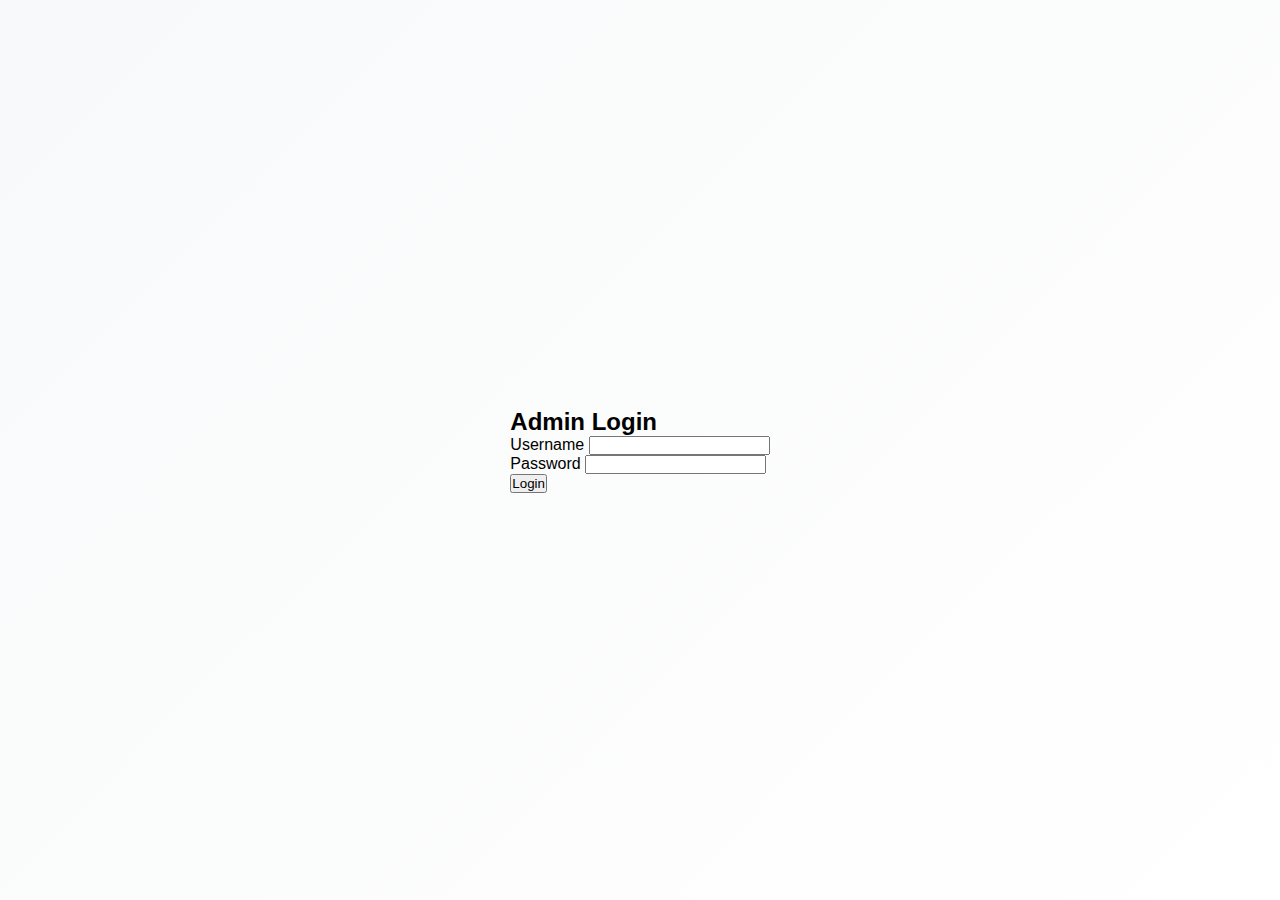
<file: admin/html/login.html>
<!DOCTYPE html>
<html lang="en">
<head>
    <meta charset="UTF-8">
    <meta name="viewport" content="width=device-width, initial-scale=1.0">
    <title>Admin Login | GlowMart</title>
    <link rel="stylesheet" href="../../css/login.css">
    <link rel="stylesheet" href="../css/admin.css">
</head>
<body>
    <div class="admin-login-container">
        <form class="admin-login-form" method="POST">
            <h2>Admin Login</h2>
            <div class="input-group">
                <label for="username">Username</label>
                <input type="text" id="username" name="username" required>
            </div>
            <div class="input-group">
                <label for="password">Password</label>
                <input type="password" id="password" name="password" required>
            </div>
            <button type="submit">Login</button>
            <div class="login-error" id="loginError"></div>
        </form>
    </div>

    <script src="../javascript/login.js"></script>
</body>
</html>
</file>
<file: css/index.css>
/* ===== GLOBAL STYLES ===== */
:root {
  --primary-color: #ff6b6b;
  --secondary-color: #2c2c2c;
  --text-color: #2c2c2c;
  --text-light: #666;
  --background: #ffffff;
  --background-light: #f8f9fa;
  --border-color: rgba(0, 0, 0, 0.1);
  --shadow: 0 5px 20px rgba(0, 0, 0, 0.08);
  --shadow-hover: 0 15px 40px rgba(0, 0, 0, 0.15);
  --border-radius: 15px;
  --transition: all 0.3s ease;
}

* {
  margin: 0;
  padding: 0;
  box-sizing: border-box;
}

html {
  scroll-behavior: smooth;
}

body {
  font-family: 'Inter', -apple-system, BlinkMacSystemFont, 'Segoe UI', 'Roboto', 'Oxygen',
    'Ubuntu', 'Cantarell', 'Fira Sans', 'Droid Sans', 'Helvetica Neue', sans-serif;
  -webkit-font-smoothing: antialiased;
  -moz-osx-font-smoothing: grayscale;
  line-height: 1.6;
  color: var(--text-color);
  background: var(--background);
  padding-top: 70px;
}

::selection {
  background: var(--primary-color);
  color: white;
}

button:focus,
a:focus {
  outline: 2px solid var(--primary-color);
  outline-offset: 2px;
}

button {
  font-family: inherit;
  cursor: pointer;
  border: none;
  outline: none;
}

a {
  text-decoration: none;
  color: inherit;
}

img {
  max-width: 100%;
  height: auto;
}

.container {
  max-width: 1200px;
  margin: 0 auto;
  padding: 0 2rem;
}

/* ===== HEADER STYLES ===== */
.header {
  position: fixed;
  top: 0;
  left: 0;
  right: 0;
  height: 70px;
  background: rgba(255, 255, 255, 0.95);
  -webkit-backdrop-filter: blur(10px);
  backdrop-filter: blur(10px);
  z-index: 1000;
  border-bottom: 1px solid rgba(0, 0, 0, 0.1);
  transition: all 0.3s ease;
}

.header .container {
  display: flex;
  align-items: center;
  justify-content: space-between;
  height: 70px;
}

.nav-brand {
  display: flex;
  align-items: center;
  justify-content: center;
  gap: 12px;
  text-decoration: none;
  color: inherit;
}

.logo-text {
  font-size: 28px;
  font-weight: 700;
  color: #2c2c2c;
  margin: 0;
  letter-spacing: -0.5px;
}

.logo-icon {
  width: 40px;
  height: 40px;
  background: #ff6b6b;
  color: white;
  border-radius: 50%;
  display: flex;
  align-items: center;
  justify-content: center;
  font-weight: bold;
  font-size: 18px;
}

.nav-list {
  display: flex;
  list-style: none;
  margin: 0;
  padding: 0;
  gap: 2rem;
}

.nav-link {
  text-decoration: none;
  color: #2c2c2c;
  font-weight: 500;
  font-size: 1rem;
  transition: color 0.3s ease;
  position: relative;
}

.nav-link:hover {
  color: #ff6b6b;
}

.nav-link::after {
  content: '';
  position: absolute;
  bottom: -5px;
  left: 0;
  width: 0;
  height: 2px;
  background: #ff6b6b;
  transition: width 0.3s ease;
}

.nav-link:hover::after {
  width: 100%;
}

.nav-actions {
  display: flex;
  align-items: center;
  gap: 1rem;
}

.cart-btn,
.user-btn {
  background: none;
  border: none;
  padding: 0.5rem;
  cursor: pointer;
  color: #2c2c2c;
  transition: color 0.3s ease;
  border-radius: 50%;
  display: flex;
  align-items: center;
  justify-content: center;
}

.cart-btn:hover,
.user-btn:hover {
  color: #ff6b6b;
  background: rgba(255, 107, 107, 0.1);
}

.menu-toggle {
  display: none;
  flex-direction: column;
  background: none;
  border: none;
  cursor: pointer;
  padding: 0.5rem;
}

.menu-toggle span {
  width: 25px;
  height: 3px;
  background: #2c2c2c;
  margin: 3px 0;
  transition: 0.3s;
  border-radius: 2px;
}

/* ===== HERO STYLES ===== */
.hero {
  position: relative;
  min-height: 100vh;
  display: flex;
  align-items: center;
  background: linear-gradient(135deg, #f8f9fa 0%, #ffffff 100%);
  overflow: hidden;
  padding-top: 70px;
  margin: 0;
}

.hero-container {
  max-width: 1200px;
  margin: 0 auto;
  padding: 0 2rem;
  position: relative;
  z-index: 2;
}

.hero-content {
  display: grid;
  grid-template-columns: 1fr 1fr;
  gap: 4rem;
  align-items: center;
  min-height: 60vh;
  margin-bottom: 40px;
}

.hero-text {
  animation: slideInLeft 1s ease-out;
}

.hero-title {
  font-size: 3.5rem;
  font-weight: 700;
  color: #2c2c2c;
  line-height: 1.2;
  margin-bottom: 1.5rem;
  letter-spacing: -1px;
}

.hero-subtitle {
  font-size: 1.2rem;
  color: #666;
  line-height: 1.6;
  margin-bottom: 2.5rem;
  max-width: 500px;
}

.hero-cta {
  background: #2c2c2c;
  color: white;
  border: none;
  padding: 1rem 2.5rem;
  font-size: 1.1rem;
  font-weight: 600;
  border-radius: 50px;
  cursor: pointer;
  transition: all 0.3s ease;
  text-transform: uppercase;
  letter-spacing: 1px;
}

.hero-cta:hover {
  background: #ff6b6b;
  transform: translateY(-2px);
  box-shadow: 0 10px 25px rgba(255, 107, 107, 0.3);
}

.hero-image {
  position: relative;
  animation: slideInRight 1s ease-out;
}

.image-container {
  position: relative;
  border-radius: 20px;
  overflow: hidden;
  box-shadow: 0 20px 60px rgba(0, 0, 0, 0.1);
  transition: transform 0.3s ease;
  max-height: 400px;
}

.image-container:hover {
  transform: scale(1.02);
}

.hero-img {
  width: 100%;
  height: 400px;
  object-fit: cover;
  transition: transform 0.5s ease;
  object-position: center;
  overflow: hidden;
}

.image-overlay {
  position: absolute;
  top: 0;
  left: 0;
  right: 0;
  bottom: 0;
  background: linear-gradient(45deg, rgba(255, 107, 107, 0.1), rgba(255, 255, 255, 0.1));
  opacity: 0;
  transition: opacity 0.3s ease;
}

.image-container:hover .image-overlay {
  opacity: 1;
}

.hero-controls {
  position: absolute;
  top: 50%;
  left: 0;
  right: 0;
  transform: translateY(-50%);
  width: 100%;
  max-width: 1200px;
  margin: 0 auto;
  display: flex;
  justify-content: space-between;
  pointer-events: none;
  padding: 0 2rem;
  z-index: 10;
}

.hero-controls button:first-child {
  margin-left: -3.5rem;
}

.hero-controls button:last-child {
  margin-right: -3.5rem;
}


.control-btn {
  background: rgba(255, 255, 255, 0.9);
  border: none;
  width: 50px;
  height: 50px;
  border-radius: 50%;
  cursor: pointer;
  display: flex;
  align-items: center;
  justify-content: center;
  color: #2c2c2c;
  transition: all 0.3s ease;
  pointer-events: all;
  box-shadow: 0 5px 15px rgba(0, 0, 0, 0.1);
}

.control-btn:hover {
  background: #ff6b6b;
  color: white;
  transform: scale(1.1);
}

.hero-dots {
  display: flex;
  justify-content: center;
  gap: 1rem;
  margin-top: 20px;
  margin-bottom: 50px;
}

.dot {
  width: 12px;
  height: 12px;
  border-radius: 50%;
  border: none;
  background: rgba(44, 44, 44, 0.3);
  cursor: pointer;
  transition: all 0.3s ease;
}

.dot.active {
  background: #ff6b6b;
  transform: scale(1.2);
}

.dot:hover {
  background: #ff6b6b;
  transform: scale(1.1);
}

.hero-bg-elements {
  position: absolute;
  top: 0;
  left: 0;
  right: 0;
  bottom: 0;
  pointer-events: none;
  z-index: 1;
}

.bg-circle {
  position: absolute;
  border-radius: 50%;
  background: linear-gradient(45deg, rgba(255, 107, 107, 0.1), rgba(255, 255, 255, 0.1));
  animation: float 6s ease-in-out infinite;
}

.circle-1 {
  width: 200px;
  height: 200px;
  top: 10%;
  right: 10%;
  animation-delay: 0s;
}

.circle-2 {
  width: 150px;
  height: 150px;
  bottom: 20%;
  left: 5%;
  animation-delay: 2s;
}

.circle-3 {
  width: 100px;
  height: 100px;
  top: 60%;
  right: 30%;
  animation-delay: 4s;
}

/* ===== FEATURES STYLES ===== */
.features {
  padding: 5rem 0;
  background: #f8f9fa;
}

.features-header {
  text-align: center;
  margin-bottom: 4rem;
}

.features-title {
  font-size: 2.5rem;
  font-weight: 700;
  color: #2c2c2c;
  margin-bottom: 1rem;
  letter-spacing: -0.5px;
}

.features-subtitle {
  font-size: 1.2rem;
  color: #666;
  max-width: 600px;
  margin: 0 auto;
  line-height: 1.6;
}

.features-grid {
  display: grid;
  grid-template-columns: repeat(auto-fit, minmax(280px, 1fr));
  gap: 2rem;
}

.feature-card {
  background: white;
  padding: 2.5rem 2rem;
  border-radius: 15px;
  text-align: center;
  box-shadow: 0 5px 20px rgba(0, 0, 0, 0.08);
  transition: all 0.3s ease;
  border: 1px solid rgba(0, 0, 0, 0.05);
}

.feature-card:hover {
  transform: translateY(-10px);
  box-shadow: 0 15px 40px rgba(0, 0, 0, 0.15);
}

.feature-icon {
  width: 80px;
  height: 80px;
  background: linear-gradient(135deg, #ff6b6b, #ff8e8e);
  border-radius: 50%;
  display: flex;
  align-items: center;
  justify-content: center;
  margin: 0 auto 1.5rem;
  transition: transform 0.3s ease;
}

.feature-card:hover .feature-icon {
  transform: scale(1.1);
}

.icon-emoji {
  font-size: 2rem;
}

.feature-title {
  font-size: 1.3rem;
  font-weight: 600;
  color: #2c2c2c;
  margin-bottom: 1rem;
}

.feature-description {
  color: #666;
  line-height: 1.6;
  font-size: 1rem;
}

/* ===== FOOTER STYLES ===== */
.footer {
  background: #2c2c2c;
  color: white;
  padding: 3rem 0 1rem;
}

.footer-content {
  display: grid;
  grid-template-columns: 2fr 1fr 1fr 1.5fr;
  gap: 3rem;
  margin-bottom: 2rem;
}

.footer-section {
  display: flex;
  flex-direction: column;
}

.footer-logo {
  font-size: 1.8rem;
  font-weight: 700;
  color: #ff6b6b;
  margin-bottom: 1rem;
  letter-spacing: -0.5px;
}

.footer-description {
  color: #ccc;
  line-height: 1.6;
  margin-bottom: 1.5rem;
  font-size: 0.95rem;
}

.social-links {
  display: flex;
  gap: 1rem;
}

.social-link {
  width: 40px;
  height: 40px;
  background: rgba(255, 255, 255, 0.1);
  border-radius: 50%;
  display: flex;
  align-items: center;
  justify-content: center;
  color: white;
  text-decoration: none;
  transition: all 0.3s ease;
}

.social-link:hover {
  background: #ff6b6b;
  transform: translateY(-2px);
}

.footer-title {
  font-size: 1.2rem;
  font-weight: 600;
  margin-bottom: 1.5rem;
  color: white;
}

.footer-links {
  list-style: none;
  padding: 0;
  margin: 0;
}

.footer-links li {
  margin-bottom: 0.8rem;
}

.footer-links a {
  color: #ccc;
  text-decoration: none;
  transition: color 0.3s ease;
  font-size: 0.95rem;
}

.footer-links a:hover {
  color: #ff6b6b;
}

.contact-info {
  display: flex;
  flex-direction: column;
  gap: 1rem;
}

.contact-item {
  display: flex;
  align-items: center;
  gap: 0.8rem;
  color: #ccc;
  font-size: 0.95rem;
}

.contact-item svg {
  color: #ff6b6b;
  flex-shrink: 0;
}

.footer-bottom {
  border-top: 1px solid rgba(255, 255, 255, 0.1);
  padding-top: 2rem;
}

.footer-bottom-content {
  display: flex;
  justify-content: space-between;
  align-items: center;
  color: #ccc;
  font-size: 0.9rem;
}

.footer-bottom-links {
  display: flex;
  gap: 2rem;
}

.footer-bottom-links a {
  color: #ccc;
  text-decoration: none;
  transition: color 0.3s ease;
}

.footer-bottom-links a:hover {
  color: #ff6b6b;
}

/* ===== ANIMATIONS ===== */
@keyframes fadeIn {
  from {
    opacity: 0;
    transform: translateY(20px);
  }
  to {
    opacity: 1;
    transform: translateY(0);
  }
}

@keyframes slideInLeft {
  from {
    opacity: 0;
    transform: translateX(-50px);
  }
  to {
    opacity: 1;
    transform: translateX(0);
  }
}

@keyframes slideInRight {
  from {
    opacity: 0;
    transform: translateX(50px);
  }
  to {
    opacity: 1;
    transform: translateX(0);
  }
}

@keyframes float {
  0%, 100% {
    transform: translateY(0px);
  }
  50% {
    transform: translateY(-20px);
  }
}

/* ===== RESPONSIVE DESIGN ===== */
@media (max-width: 768px) {
  .nav {
    position: fixed;
    top: 70px;
    left: 0;
    right: 0;
    background: white;
    border-top: 1px solid rgba(0, 0, 0, 0.1);
    transform: translateY(-100%);
    opacity: 0;
    visibility: hidden;
    transition: all 0.3s ease;
  }

  .nav-open {
    transform: translateY(0);
    opacity: 1;
    visibility: visible;
  }

  .nav-list {
    flex-direction: column;
    padding: 2rem;
    gap: 1.5rem;
  }

  .menu-toggle {
    display: flex;
  }

  .container {
    padding: 0 1rem;
  }

  .hero-content {
    grid-template-columns: 1fr;
    gap: 2rem;
    text-align: center;
  }

  .hero-title {
    font-size: 2.5rem;
  }

  .hero-subtitle {
    font-size: 1.1rem;
  }

  .hero-controls {
    padding: 0 1rem;
  }

  .control-btn.prev {
    left: 10px;
  }

  .control-btn.next {
    right: 10px;
  }

  .hero-img {
    height: 400px;
  }

  .features {
    padding: 3rem 0;
  }

  .features-title {
    font-size: 2rem;
  }

  .features-subtitle {
    font-size: 1.1rem;
  }

  .features-grid {
    grid-template-columns: 1fr;
    gap: 1.5rem;
  }

  .feature-card {
    padding: 2rem 1.5rem;
  }

  .footer-content {
    grid-template-columns: 1fr;
    gap: 2rem;
    text-align: center;
  }

  .footer-bottom-content {
    flex-direction: column;
    gap: 1rem;
    text-align: center;
  }

  .footer-bottom-links {
    justify-content: center;
  }

  .social-links {
    justify-content: center;
  }
}

@media (max-width: 480px) {
  .hero-title {
    font-size: 2rem;
  }

  .hero-subtitle {
    font-size: 1rem;
  }

  .hero-cta {
    padding: 0.8rem 2rem;
    font-size: 1rem;
  }

  .footer {
    padding: 2rem 0 1rem;
  }

  .footer-bottom-links {
    flex-direction: column;
    gap: 1rem;
  }
}
</file>
<file: css/menu.css>
/* =========================
   GLOWMART MENU PAGE CSS
========================= */

/* -------------------------
   Base & Body
------------------------- */
body {
    margin: 0;
    font-family: 'Poppins', sans-serif;
    background-color: #f8f9fa;
    color: #333;
}

/* -------------------------
   Navbar
------------------------- */
.navbar {
    display: flex;
    justify-content: space-between;
    align-items: center;
    padding: 15px 30px;
    background-color: #fff;
    box-shadow: 0 2px 6px rgba(0,0,0,0.1);
    position: sticky;
    top: 0;
    z-index: 100;
}

.navbar .logo {
    font-size: 1.8rem;
    font-weight: bold;
    color: #ff6f61; /* GlowMart primary color */
}

.navbar .nav-items {
    display: flex;
    align-items: center;
    gap: 15px;
}

.navbar .search-bar {
    padding: 6px 12px;
    border-radius: 10px;
    border: 1px solid #ccc;
    width: 200px;
}

.navbar .cart-icon {
    font-size: 1.5rem;
    color: #ff6f61;
    text-decoration: none;
}

/* -------------------------
   Product Grid
------------------------- */
.product-grid {
    display: grid;
    grid-template-columns: repeat(auto-fit, minmax(240px, 1fr));
    gap: 20px;
    padding: 20px;
    background-color: #f9f9f9;
    border-radius: 10px;
}

/* -------------------------
   Product Card
------------------------- */
.product-card {
    background: #fff;
    border-radius: 10px;
    box-shadow: 0 4px 10px rgba(0, 0, 0, 0.1);
    padding: 15px;
    text-align: center;
    transition: transform 0.3s, box-shadow 0.3s;
    display: flex;
    flex-direction: column;
    align-items: center;
}

.product-card:hover {
    transform: translateY(-5px);
    box-shadow: 0 6px 15px rgba(0, 0, 0, 0.2);
}

/* Product Image Wrapper */
.product-card .img-container {
    width: 100%;
    max-height: 180px;       /* optional: max height for uniform cards */
    display: flex;
    justify-content: center;
    align-items: center;
    overflow: hidden;        /* ensures image stays inside */
    border-radius: 12px;
    background-color: #f8f8f8; /* optional */
    margin-bottom: 10px;
}

/* Product Image */
.product-card img {
    max-width: 100%;
    height: auto;
    border-radius: 8px;
    margin-bottom: 10px;
}

/* Product Info */
.product-card .product-name {
    font-size: 1.2rem;
    font-weight: bold;
    margin: 10px 0;
}

.product-card .product-price {
    color: #ff6f61;
    font-size: 1.1rem;
    margin-bottom: 10px;
}

.stock {
    font-size: 0.9rem;
    color: #555;
    margin-bottom: 10px;
}

/* -------------------------
   Quantity Selector
------------------------- */
.quantity-container {
    display: flex;
    justify-content: center;
    align-items: center;
    gap: 5px;
    margin-bottom: 10px;
}

.quantity-container button {
    padding: 5px 10px;
    border: none;
    background-color: #ff6f61;
    color: #fff;
    border-radius: 5px;
    cursor: pointer;
    font-weight: bold;
    transition: background 0.2s;
}

.quantity-container button:hover {
    background-color: #e65b50;
}

.quantity-container input {
    width: 50px;
    text-align: center;
    padding: 5px;
    border-radius: 5px;
    border: 1px solid #ccc;
}

/* -------------------------
   Add to Cart Button
------------------------- */
.add-to-cart {
    background-color: #ff6f61;
    border: none;
    padding: 10px 15px;
    color: #fff;
    border-radius: 10px;
    cursor: pointer;
    font-weight: bold;
    transition: background 0.3s, transform 0.2s;
}

.add-to-cart:hover {
    background-color: #e65b50;
    transform: translateY(-2px);
}

/* -------------------------
   Responsive Adjustments
------------------------- */
@media (max-width: 768px) {
    .navbar .search-bar {
        width: 120px;
    }

    .product-grid {
        grid-template-columns: repeat(auto-fit, minmax(180px, 1fr));
        gap: 15px;
        padding: 20px;
    }

    .product-card img {
        height: 140px;
    }
}

@media (max-width: 480px) {
    .navbar {
        flex-direction: column;
        align-items: flex-start;
        gap: 10px;
    }

    .navbar .search-bar {
        width: 100%;
    }
}

/* Category title styling */
.category-title {
    font-size: 1.5rem;
    font-weight: 700;
    color: #ff6f61;
    margin: 30px 0 15px 10px;
}

/* Grid for products under each category */
.category-grid {
    display: grid;
    grid-template-columns: repeat(auto-fit, minmax(240px, 1fr));
    gap: 25px;
}


/* -------------------------
   Side Navigation
------------------------- */
.sidenav {
    height: 100%;
    width: 0;
    position: fixed;
    z-index: 200;
    top: 0;
    left: 0;
    background-color: #fff;
    overflow-x: hidden;
    transition: 0.3s;
    padding-top: 60px;
    box-shadow: 2px 0 8px rgba(0,0,0,0.2);
}

.sidenav a {
    padding: 10px 30px;
    text-decoration: none;
    font-size: 1.1rem;
    color: #333;
    display: block;
    transition: 0.2s;
}

.sidenav a:hover {
    background-color: #ff6f61;
    color: #fff;
    border-radius: 8px;
}

.sidenav .closebtn {
    position: absolute;
    top: 15px;
    right: 20px;
    font-size: 2rem;
    border: none;
    background: none;
    cursor: pointer;
}

/* -------------------------
   Navbar
------------------------- */
.navbar {
    display: flex;
    justify-content: space-between;
    align-items: center;
    padding: 12px 20px;
    background-color: #fff;
    box-shadow: 0 2px 6px rgba(0,0,0,0.1);
    position: sticky;
    top: 0;
    z-index: 100;
}

.navbar .hamburger {
    font-size: 1.5rem;
    background: none;
    border: none;
    cursor: pointer;
    color: #ff6f61;
}

.navbar .logo {
    font-size: 1.8rem;
    font-weight: bold;
    color: #ff6f61;
}

.navbar .cart-icon {
    font-size: 1.5rem;
    color: #ff6f61;
    text-decoration: none;
}

/* -------------------------
   Horizontal Scroll Categories
------------------------- */
.category-scroll {
    display: flex;
    width: 100%;
    justify-content: center;
    align-items: center;
    overflow-x: auto;
    gap: 15px;
    padding: 15px 20px;
    scrollbar-width: none;
}


.category-scroll::-webkit-scrollbar {
    display: none; /* Chrome */
}

.category-scroll button {
    flex: 0 0 auto;
    padding: 8px 15px;
    border: none;
    background-color: #ff6f61;
    color: #fff;
    border-radius: 20px;
    font-weight: 600;
    cursor: pointer;
    transition: 0.3s;
}

.category-scroll button:hover,
.category-scroll button.active {
    background-color: #e65b50;
}

/* -------------------------
   Product Grid
------------------------- */
.product-grid {
    display: grid;
    grid-template-columns: repeat(auto-fit, minmax(240px, 1fr));
    gap: 20px;
    padding: 20px;
    background-color: #f9f9f9;
    border-radius: 10px;
}

/* Product Card (same as before) */
.product-card {
    background: #fff;
    border-radius: 10px;
    box-shadow: 0 4px 10px rgba(0, 0, 0, 0.1);
    padding: 15px;
    text-align: center;
    transition: transform 0.3s, box-shadow 0.3s;
}

.product-card:hover {
    transform: translateY(-5px);
    box-shadow: 0 6px 15px rgba(0, 0, 0, 0.2);
}

.product-card img {
    max-width: 100%;
    height: auto;
    border-radius: 8px;
    margin-bottom: 10px;
}

.product-card .product-name {
    font-size: 1.2rem;
    font-weight: bold;
    margin: 10px 0;
}

.product-card .product-price {
    color: #ff6f61;
    font-size: 1.1rem;
    margin-bottom: 10px;
}

.product-card .action-btn {
    background-color: #ff6f61;
    color: #fff;
    border: none;
    padding: 5px 10px;
    border-radius: 5px;
    cursor: pointer;
    transition: background-color 0.3s;
}

.product-card .action-btn:hover {
    background-color: #e55a50;
}

.nav-actions {
    position: relative; /* ensures absolute children position correctly */
}

.cart-btn {
    position: relative; /* parent for the notification */
    background: none;
    border: none;
    cursor: pointer;
    padding: 0;
    display: inline-flex;
    align-items: center;
    justify-content: center;
}

.cart-count {
    position: absolute;
    top: -6px;    /* adjust vertical position */
    right: -6px;  /* adjust horizontal position */
    background: red;
    color: white;
    font-size: 12px;
    font-weight: bold;
    line-height: 1;
    padding: 2px 6px;
    border-radius: 50%;
    pointer-events: none; /* so it doesn’t block clicks */
}
</file>
<file: css/cart.css>
/* Header cart/user/menu */
        .nav-actions {
            display: flex;
            gap: 15px;
            align-items: center;
            position: relative;
        }
        .cart-btn {
            position: relative;
            background: none;
            border: none;
            cursor: pointer;
            display: inline-flex;
            align-items: center;
            justify-content: center;
        }
        .cart-count {
            position: absolute;
            top: -6px;
            right: -6px;
            background: red;
            color: white;
            font-size: 12px;
            font-weight: bold;
            line-height: 1;
            padding: 2px 6px;
            border-radius: 50%;
            pointer-events: none;
        }

        /* Cart items */
        #cart-items {
            display: flex;
            flex-direction: column;
            gap: 20px;
            margin: 20px;
        }
        .cart-item {
            display: flex;
            gap: 15px;
            padding: 10px;
            border: 1px solid #eee;
            border-radius: 12px;
            align-items: center;
        }
        .cart-item img {
            width: 100px;
            height: 100px;
            object-fit: contain;
            border-radius: 10px;
            background: #f8f8f8;
        }
        .cart-item-details {
            flex: 1;
        }
        .cart-item-details h3 {
            margin: 0 0 5px 0;
            font-size: 16px;
        }
        .cart-item-details p {
            margin: 3px 0;
        }
        .quantity-container {
            display: flex;
            align-items: center;
            gap: 5px;
            margin-top: 5px;
        }
        .quantity-container button {
            width: 25px;
            height: 25px;
            cursor: pointer;
        }
        .remove-btn {
            background: red;
            color: white;
            border: none;
            padding: 5px 10px;
            cursor: pointer;
            border-radius: 6px;
        }
        #cart-total {
            text-align: right;
            font-size: 18px;
            margin: 20px;
            font-weight: bold;
        }
        #checkout-btn {
            display: block;
            margin: 10px 20px 30px auto;
            padding: 10px 20px;
            background: #28a745;
            color: white;
            border: none;
            cursor: pointer;
            border-radius: 8px;
        }

        #cart-total {
            text-align: right;
            font-size: 18px;
            margin: 20px;
            font-weight: bold;
        }
</file>
<file: css/checkout.css>
/* Minimal checkout styles following project theme */
body{font-family:Inter,system-ui,Arial,Helvetica,sans-serif;background:#fcfbff;color:#111;margin:0}
.checkout-container{display:flex;min-height:80vh;align-items:center;justify-content:center;padding:40px}
.checkout-panel{width:980px;max-width:95%;background:#fff;border-radius:12px;padding:28px;box-shadow:0 8px 30px rgba(16,24,40,.08)}
.checkout-panel h1{margin:0 0 16px;font-size:24px}
.cart-summary{border:1px solid #eef2ff;padding:12px;border-radius:8px;margin-bottom:16px}
.payment-form{display:flex;flex-direction:column;gap:10px}
.payment-form input{padding:10px;border:1px solid #e6e9f2;border-radius:8px;font-size:16px}
.pay-btn{background:#7c3aed;color:#fff;padding:12px;border:none;border-radius:8px;font-weight:600;cursor:pointer}
.pay-btn:disabled{opacity:.6;cursor:not-allowed}
.status{margin-top:8px;font-size:14px;color:#334155}
</file>
<file: css/login.css>
/* ===== GLOBAL STYLES ===== */
:root {
  --primary-color: #ff6b6b;
  --secondary-color: #2c2c2c;
  --text-color: #2c2c2c;
  --text-light: #666;
  --background: #ffffff;
  --background-light: #f8f9fa;
  --shadow: 0 5px 20px rgba(0, 0, 0, 0.08);
  --shadow-hover: 0 15px 40px rgba(0, 0, 0, 0.15);
  --transition: all 0.3s ease;
}

* {
  margin: 0;
  padding: 0;
  box-sizing: border-box;
}

body {
  font-family: 'Inter', -apple-system, BlinkMacSystemFont, 'Segoe UI', 'Roboto', 'Oxygen',
    'Ubuntu', 'Cantarell', 'Fira Sans', 'Droid Sans', 'Helvetica Neue', sans-serif;
  -webkit-font-smoothing: antialiased;
  -moz-osx-font-smoothing: grayscale;
  background: linear-gradient(135deg, #f8f9fa 0%, #ffffff 100%);
  min-height: 100vh;
  display: flex;
  align-items: center;
  justify-content: center;
  padding: 20px;
}

/* ===== AUTH CONTAINER ===== */
.auth-container {
  width: 100%;
  max-width: 900px;
  max-height: 400px;
  position: relative;
}

.auth-wrapper {
  position: relative;
  width: 100%;
  height: 600px;
  background: white;
  border-radius: 20px;
  box-shadow: 0 20px 60px rgba(0, 0, 0, 0.15);
  overflow: hidden;
  display: flex;
}

.auth-wrapper.transitioning {
  pointer-events: none;
}

/* ===== FORM CONTAINERS ===== */
.form-container {
  position: absolute;
  top: 0;
  height: 100%;
  width: 50%;
  transition: transform 0.8s cubic-bezier(0.25, 0.46, 0.45, 0.94), opacity 0.6s ease-in-out;
  display: flex;
  align-items: center;
  justify-content: center;
  flex-direction: column;
  padding: 40px;
  will-change: transform, opacity;
}

.sign-in-container {
  left: 0;
  z-index: 2;
  opacity: 1;
  transform: translateX(0);
}

.sign-up-container {
  right: 0;
  left: auto;
  opacity: 0;
  z-index: 1;
  transform: translateX(20px);
}

.auth-wrapper.right-panel-active .sign-in-container {
  transform: translateX(-100%);
  opacity: 0;
}

.auth-wrapper.right-panel-active .sign-up-container {
  transform: translateX(0);
  opacity: 1;
  z-index: 5;
}

/* ===== AUTH FORM ===== */
.auth-form {
  background: white;
  display: flex;
  flex-direction: column;
  padding: 0 50px;
  height: 100%;
  justify-content: center;
  align-items: center;
  text-align: center;
  width: 100%;
  animation: fadeInForm 0.6s ease-in-out;
}

@keyframes fadeInForm {
  from {
    opacity: 0;
    transform: translateY(20px);
  }
  to {
    opacity: 1;
    transform: translateY(0);
  }
}

.form-title {
  font-size: 2.5rem;
  font-weight: 700;
  color: var(--text-color);
  margin-bottom: 20px;
  letter-spacing: -0.5px;
}

.social-buttons {
  display: flex;
  gap: 12px;
  margin-bottom: 20px;
  width: 100%;
}

.social-btn {
  flex: 1;
  padding: 12px;
  border: 2px solid #e0e0e0;
  border-radius: 50px;
  background: white;
  color: var(--text-color);
  font-weight: 500;
  font-size: 0.9rem;
  cursor: pointer;
  transition: var(--transition);
  display: flex;
  align-items: center;
  justify-content: center;
  gap: 8px;
}

.social-btn:hover {
  border-color: var(--primary-color);
  background: rgba(255, 107, 107, 0.05);
  transform: translateY(-2px);
}

.social-btn svg {
  width: 20px;
  height: 20px;
}

.divider {
  position: relative;
  text-align: center;
  margin: 20px 0;
  width: 100%;
}

.divider::before {
  content: '';
  position: absolute;
  top: 50%;
  left: 0;
  right: 0;
  height: 1px;
  background: #e0e0e0;
}

.divider span {
  background: white;
  padding: 0 15px;
  color: var(--text-light);
  font-size: 0.9rem;
  position: relative;
  z-index: 1;
}

.form-group {
  width: 100%;
  margin-bottom: 20px;
}

.form-group input {
  width: 100%;
  padding: 15px 20px;
  border: 2px solid #e0e0e0;
  border-radius: 50px;
  font-size: 1rem;
  font-family: inherit;
  transition: var(--transition);
  background: #f8f9fa;
}

.form-group input:focus {
  outline: none;
  border-color: var(--primary-color);
  background: white;
  box-shadow: 0 0 0 3px rgba(255, 107, 107, 0.1);
}

.form-group input::placeholder {
  color: var(--text-light);
}

.forgot-password {
  color: var(--primary-color);
  text-decoration: none;
  font-size: 0.9rem;
  margin-bottom: 20px;
  transition: var(--transition);
}

.forgot-password:hover {
  text-decoration: underline;
}

.submit-btn {
  width: 100%;
  padding: 15px;
  background: var(--primary-color);
  color: white;
  border: none;
  border-radius: 50px;
  font-size: 1rem;
  font-weight: 600;
  cursor: pointer;
  transition: var(--transition);
  text-transform: uppercase;
  letter-spacing: 1px;
  margin-top: 10px;
  position: relative;
  overflow: hidden;
}

.submit-btn:hover {
  background: #ff5252;
  transform: translateY(-2px);
  box-shadow: 0 10px 25px rgba(255, 107, 107, 0.4);
}

.submit-btn:active {
  transform: translateY(0);
}

/* ===== OVERLAY CONTAINER ===== */
.overlay-container {
  position: absolute;
  top: 0;
  left: 50%;
  width: 50%;
  height: 100%;
  overflow: hidden;
  transition: transform 0.8s cubic-bezier(0.25, 0.46, 0.45, 0.94);
  z-index: 100;
  will-change: transform;
}

.auth-wrapper.right-panel-active .overlay-container {
  transform: translateX(-100%);
}

.overlay {
  background: linear-gradient(135deg, var(--primary-color) 0%, #ff5252 100%);
  color: white;
  position: relative;
  left: -100%;
  height: 100%;
  width: 200%;
  transform: translateX(0);
  transition: transform 0.8s cubic-bezier(0.25, 0.46, 0.45, 0.94);
  will-change: transform;
  overflow: hidden;
}

.overlay::before {
  content: '';
  position: absolute;
  top: -50%;
  left: -50%;
  width: 200%;
  height: 200%;
  background: radial-gradient(circle, rgba(255, 255, 255, 0.1) 0%, transparent 70%);
  animation: rotate 20s linear infinite;
  pointer-events: none;
}

.overlay::after {
  content: '';
  position: absolute;
  top: 0;
  left: 0;
  right: 0;
  bottom: 0;
  background: radial-gradient(circle at 30% 50%, rgba(255, 255, 255, 0.15) 0%, transparent 50%);
  pointer-events: none;
}

@keyframes rotate {
  from {
    transform: rotate(0deg);
  }
  to {
    transform: rotate(360deg);
  }
}

.auth-wrapper.right-panel-active .overlay {
  transform: translateX(50%);
}

.overlay-panel {
  position: absolute;
  display: flex;
  align-items: center;
  justify-content: center;
  flex-direction: column;
  padding: 0 40px;
  text-align: center;
  top: 0;
  height: 100%;
  width: 50%;
  transition: transform 0.4s cubic-bezier(0.25, 0.46, 0.45, 0.94), opacity 0.3s ease;
  will-change: transform, opacity;
}

.overlay-left {
  left: 0;
  transform: translateX(-20%);
  opacity: 1;
}

.auth-wrapper.right-panel-active .overlay-left {
  transform: translateX(0);
  opacity: 1;
}

.overlay-right {
  right: 0;
  transform: translateX(0);
  opacity: 1;
}

.auth-wrapper.right-panel-active .overlay-right {
  transform: translateX(20%);
  opacity: 1;
}

.overlay-title {
  font-size: 3rem;
  font-weight: 700;
  margin-bottom: 20px;
  letter-spacing: -1px;
  animation: slideInTitle 0.8s ease-out;
}

.overlay-text {
  font-size: 1.1rem;
  line-height: 1.6;
  margin-bottom: 30px;
  opacity: 0.95;
  animation: slideInText 0.8s ease-out 0.2s both;
}

@keyframes slideInTitle {
  from {
    opacity: 0;
    transform: translateY(-30px);
  }
  to {
    opacity: 1;
    transform: translateY(0);
  }
}

@keyframes slideInText {
  from {
    opacity: 0;
    transform: translateY(20px);
  }
  to {
    opacity: 0.95;
    transform: translateY(0);
  }
}

.ghost-btn {
  border-radius: 50px;
  border: 2px solid white;
  background: transparent;
  color: white;
  font-size: 1rem;
  font-weight: 600;
  padding: 12px 45px;
  letter-spacing: 1px;
  text-transform: uppercase;
  transition: all 0.3s cubic-bezier(0.25, 0.46, 0.45, 0.94);
  cursor: pointer;
  animation: slideInButton 0.8s ease-out 0.4s both;
  position: relative;
  overflow: hidden;
}

.ghost-btn::before {
  content: '';
  position: absolute;
  top: 50%;
  left: 50%;
  width: 0;
  height: 0;
  border-radius: 50%;
  background: rgba(255, 255, 255, 0.3);
  transform: translate(-50%, -50%);
  transition: width 0.6s ease, height 0.6s ease;
}

.ghost-btn:hover::before {
  width: 300px;
  height: 300px;
}

.ghost-btn:hover {
  background: white;
  color: var(--primary-color);
  transform: scale(1.05);
  box-shadow: 0 10px 30px rgba(255, 255, 255, 0.3);
}

.ghost-btn:active {
  transform: scale(0.98);
}

@keyframes slideInButton {
  from {
    opacity: 0;
    transform: translateY(20px);
  }
  to {
    opacity: 1;
    transform: translateY(0);
  }
}

/* ===== RESPONSIVE DESIGN ===== */
@media (max-width: 768px) {
  .auth-wrapper {
    flex-direction: column;
    height: auto;
    min-height: 600px;
  }

  .form-container {
    width: 100%;
    height: 50%;
    position: absolute;
  }

  .sign-in-container {
    top: 0;
    left: 0;
    right: auto;
  }

  .sign-up-container {
    top: 50%;
    left: 0;
    right: auto;
  }

  .auth-wrapper.right-panel-active .sign-in-container {
    transform: translateY(-100%);
  }

  .auth-wrapper.right-panel-active .sign-up-container {
    transform: translateY(-100%);
  }

  .overlay-container {
    width: 100%;
    height: 50%;
    left: 0;
    top: 50%;
    transform: translateY(-100%);
  }

  .auth-wrapper.right-panel-active .overlay-container {
    transform: translateY(0);
  }

  .overlay {
    left: 0;
    width: 100%;
    height: 200%;
    transform: translateY(-50%);
  }

  .auth-wrapper.right-panel-active .overlay {
    transform: translateY(0);
  }

  .overlay-panel {
    width: 100%;
    height: 50%;
  }

  .overlay-left {
    top: 0;
    transform: translateY(0);
  }

  .overlay-right {
    top: 50%;
    transform: translateY(0);
  }

  .auth-form {
    padding: 0 30px;
  }

  .form-title {
    font-size: 2rem;
  }

  .overlay-title {
    font-size: 2rem;
  }

  .overlay-text {
    font-size: 1rem;
  }
}

@media (max-width: 480px) {
  body {
    padding: 10px;
  }

  .auth-container {
    min-height: 500px;
  }

  .auth-wrapper {
    min-height: 500px;
  }

  .auth-form {
    padding: 0 20px;
  }

  .form-title {
    font-size: 1.75rem;
  }

  .overlay-title {
    font-size: 1.75rem;
  }

  .social-buttons {
    flex-direction: column;
  }

  .social-btn {
    width: 100%;
  }

  .overlay-panel {
    padding: 0 20px;
  }
}
</file>
<file: css/shop.css>
.shop-layout {
  display: grid;
  grid-template-columns: 250px 1fr;
  gap: 2rem;
  padding: 3rem 0;
}

/* Sidebar */
.shop-sidebar {
  background: var(--background-light);
  padding: 1.5rem;
  border-radius: var(--border-radius);
  box-shadow: var(--shadow);
}

.sidebar-title {
  font-size: 1.2rem;
  margin-bottom: 1rem;
}

.category-list {
  list-style: none;
}

.category-list li {
  padding: 0.7rem 1rem;
  border-radius: 10px;
  cursor: pointer;
  transition: var(--transition);
}

.category-list li:hover,
.category-list li.active {
  background: rgba(255, 107, 107, 0.1);
  color: var(--primary-color);
}

/* Products */
.products-grid {
  display: grid;
  grid-template-columns: repeat(auto-fill, minmax(260px, 1fr));
  gap: 2rem;
}

.product-card {
  background: white;
  border-radius: var(--border-radius);
  box-shadow: var(--shadow);
  overflow: hidden;
  transition: var(--transition);
}

.product-card:hover {
  transform: translateY(-6px);
  box-shadow: var(--shadow-hover);
}

.product-image {
  height: 220px;
}

.product-image img {
  width: 100%;
  height: 100%;
  object-fit: cover;
}

.product-info {
  padding: 1.2rem;
}

.product-name {
  font-weight: 600;
  margin-bottom: 0.5rem;
}

.product-price {
  color: var(--primary-color);
  font-weight: 600;
  margin-bottom: 0.5rem;
}

.product-rating {
  font-size: 0.9rem;
  color: var(--text-light);
}

.product-actions {
  display: flex;
  gap: 0.5rem;
  margin-top: 1rem;
}

.add-cart-btn {
  flex: 1;
  background: var(--secondary-color);
  color: white;
  padding: 0.6rem;
  border-radius: 50px;
}

.add-cart-btn:hover {
  background: var(--primary-color);
}

.view-btn {
  padding: 0.6rem 1rem;
  border-radius: 50px;
  border: 1px solid var(--border-color);
}
</file>
<file: admin/css/admin.css>
/* ============================================================
   ADMIN DASHBOARD - admin.css
   Order mirrors dashboard.html section flow:
   1. Variables & Base
   2. Layout (Wrapper, Sidebar, Header, Content)
   3. Dashboard (Widgets, Chart)
   4. Product Management
   5. Category Management
   6. Order Management
   7. Payment Management
   8. Feedback Management
   9. Reports
   10. Admin Profile
   11. Shared: Modals, Forms, Buttons
   12. Responsive
   ============================================================ */


/* ========== 1. VARIABLES & BASE ========== */
:root {
    --admin-primary: #ff6b6b;
    --admin-dark: #2c2c2c;
    --admin-bg: #f8f9fa;
    --admin-sidebar: #fff;
    --admin-sidebar-active: #ffeaea;
    --admin-shadow: 0 5px 20px rgba(0,0,0,0.08);
    --admin-radius: 15px;
}


/* ========== 2. LAYOUT ========== */

/* Wrapper */
.admin-wrapper {
    display: flex;
    min-height: 100vh;
    background: var(--admin-bg);
    padding-top: 70px; /* matches header height */
}

/* Sidebar */
.admin-sidebar {
    position: fixed;
    top: 0;
    left: 0;
    height: 100vh;
    overflow-y: auto; /* allows sidebar to scroll internally if links overflow */
    width: 230px;
    background: var(--admin-sidebar);
    box-shadow: 2px 0 10px rgba(0,0,0,0.04);
    display: flex;
    flex-direction: column;
    padding: 30px 0 0 0;
    z-index: 200;
    border-bottom: 1px solid #080707;

}

.sidebar-logo {
    display: flex;
    align-items: center;
    gap: 10px;
    padding: 0 32px 32px 32px;   
    margin-bottom: 5px;
}
.sidebar-logo .logo-icon {
    width: 40px;
    height: 40px;
    background: var(--admin-primary);
    color: #fff;
    border-radius: 50%;
    display: flex;
    align-items: center;
    justify-content: center;
    font-weight: bold;
    font-size: 18px;
}
.sidebar-logo .logo-text {
    font-size: 1.3em;
    font-weight: 700;
    color: var(--admin-dark);
}
.sidebar-adminlabel {
    background: var(--admin-primary);
    color: #fff;
    font-size: 0.8em;
    border-radius: 8px;
    padding: 2px 2px;
    width: 50%;
    margin-left: 50px;
    font-weight: 600;
    margin-top: -10px;
    margin-bottom: 20px;
    display: flex;
    align-items: center;
    justify-content: center;
}
.sidebar-nav {
    list-style: none;
    padding: 0;
    margin: 0;
    display: flex;
    flex-direction: column;
    gap: 6px;
}
.sidebar-nav li a {
    display: flex;
    align-items: center;
    gap: 12px;
    color: var(--admin-dark);
    text-decoration: none;
    font-size: 1.05em;
    font-weight: 500;
    padding: 12px 32px;
    border-radius: 8px 0 0 8px;
    transition: background 0.2s, color 0.2s;
}
.sidebar-nav li a:hover,
.sidebar-nav li a.active {
    background: var(--admin-sidebar-active);
    color: var(--admin-primary);
}

/* Main */
.admin-main {
    flex: 1;
    display: flex;
    flex-direction: column;
    min-width: 0;
    margin-left: 230px; /* matches sidebar width */
}

/* Header */
.admin-header {
   position: fixed;
    top: 0;
    left: 230px;
    width: calc(100% - 230px);
    height: 70px;
    z-index: 100;
    background: #fff;

    display: flex;
    justify-content: space-between;
    align-items: center;

    padding: 0 30px;
}

.admin-header-left h1 {
    font-size: 1.5em;
    font-weight: 700;
    color: var(--admin-dark);
    margin: 0;
}
.admin-header-right {
    display: flex;
    align-items: center;
    gap: 20px;
}
.admin-info {
    display: flex;
    align-items: center;
    gap: 12px;
    background: #f8f9fa;
    padding: 6px 16px 6px 6px;
    border-radius: 30px;
    box-shadow: 0 2px 8px rgba(0,0,0,0.03);
    position: relative;
    z-index: 100;
}

.admin-avatar {
    width: 50px;
    height: 50px;
    border-radius: 50%;
    object-fit: cover;
    border: 2px solid var(--admin-primary);
}

.admin-details {
    display: flex;
    flex-direction: column;
    line-height: 1.1;
}

.admin-name {
    font-weight: 600;
    color: var(--admin-dark);
    font-size: 1em;
}

.admin-role {
    font-size: 0.85em;
    color: #888;
}

.admin-menu-btn {
    background: none;
    border: none;
    color: #888;
    font-size: 1.2em;
    cursor: pointer;
    padding: 6px;
    border-radius: 50%;
    transition: background 0.2s;
}

.admin-menu-btn:hover {
    background: #eee;
    color: var(--admin-primary);
}

/* Admin Dropdown Menu */
.admin-dropdown-menu {
    position: absolute;
    top: 100%;
    right: 0;
    margin-top: 8px;
    background: #fff;
    border-radius: 12px;
    box-shadow: 0 8px 24px rgba(0,0,0,0.12);
    min-width: 220px;
    z-index: 1000;
    overflow: hidden;
    opacity: 0;
    visibility: hidden;
    transform: translateY(-10px);
    transition: all 0.3s ease;
    border: 1px solid #f0f0f0;
    display: flex;
    flex-direction: column;
    pointer-events: none;
}

.admin-dropdown-menu.active {
    opacity: 1;
    visibility: visible;
    transform: translateY(0);
    pointer-events: auto;
}

.dropdown-header {
    padding: 12px 16px;
    color: #888;
    font-size: 0.85em;
    font-weight: 700;
    text-transform: uppercase;
    letter-spacing: 0.5px;
    border-bottom: 1px solid #f0f0f0;
}

.dropdown-item {
    display: flex;
    align-items: center;
    gap: 12px;
    padding: 12px 16px;
    color: var(--admin-dark);
    text-decoration: none;
    font-size: 0.95em;
    font-weight: 500;
    transition: all 0.2s ease;
    border-left: 3px solid transparent;
}

.dropdown-item:hover {
    background: #f8f9fa;
    color: var(--admin-primary);
    border-left-color: var(--admin-primary);
    padding-left: 18px;
}

.dropdown-item i {
    width: 18px;
    text-align: center;
    font-size: 1.05em;
}

.dropdown-divider {
    height: 1px;
    background: #f0f0f0;
    margin: 6px 0;
}

.logout-item {
    color: #d32f2f;
}

.logout-item:hover {
    background: rgba(211, 47, 47, 0.05);
    color: #b71c1c;
    border-left-color: #d32f2f;
}

/* Content Area */
.admin-content {
    padding: 40px;
    background: var(--admin-bg);
    min-height: calc(100vh - 70px);
}

/* Shared Section Wrapper */
.admin-section {
    background: #fff;
    border-radius: 12px;
    box-shadow: var(--admin-shadow);
    padding: 28px 24px;
    margin-bottom: 32px;
}
.section-header {
    display: flex;
    align-items: center;
    justify-content: space-between;
    margin-bottom: 18px;
}


/* ========== 3. DASHBOARD ========== */
.widgets {
    display: flex;
    gap: 20px;
    margin-bottom: 40px;
    flex-wrap: wrap;
}
.widget {
    background: #fff;
    border-radius: 12px;
    box-shadow: var(--admin-shadow);
    padding: 24px 28px;
    flex: 1 1 180px;
    display: flex;
    align-items: center;
    min-width: 180px;
    transition: box-shadow 0.2s;
}
.widget:hover {
    box-shadow: 0 8px 32px rgba(255,107,107,0.10);
}
.widget i {
    font-size: 2em;
    color: var(--admin-primary);
    margin-right: 16px;
}
.widget-info span {
    color: #888;
    font-size: 0.95em;
}
.widget-info h3 {
    margin: 0;
    font-size: 1.6em;
    color: var(--admin-dark);
}
.chart-section {
    background: #fff;
    border-radius: 12px;
    box-shadow: var(--admin-shadow);
    padding: 28px 24px;
    margin-top: 20px;
    max-width: 350px;
}
.chart-section h3 {
    margin-bottom: 20px;
    color: var(--admin-dark);
}


/* ========== 4. PRODUCT MANAGEMENT ========== */
.add-product-btn {
    background: var(--admin-primary);
    color: #fff;
    border: none;
    padding: 8px 18px;
    border-radius: 8px;
    font-size: 1em;
    font-weight: 600;
    cursor: pointer;
    transition: background 0.2s;
    display: flex;
    align-items: center;
    gap: 8px;
}
.add-product-btn:hover {
    background: #ff3b3b;
}
.filter-bar {
    margin-bottom: 18px;
    display: flex;
    align-items: center;
    gap: 10px;
}
.category-filter {
    padding: 6px 10px;
    border: 1px solid #e0e0e0;
    border-radius: 6px;
    font-size: 1em;
    background: #f8f9fa;
    color: #222;
    transition: border 0.2s;
}
.product-table-wrapper {
    overflow-x: auto;
}
.product-table {
    width: 100%;
    border-collapse: collapse;
    background: #fff;
    border-radius: 8px;
    box-shadow: 0 1px 4px rgba(0,0,0,0.03);
    font-size: 1em;
}
.product-table th,
.product-table td {
    padding: 12px 10px;
    text-align: left;
    border-bottom: 1px solid #f0f0f0;
}
.product-table th {
    background: #f8f9fa;
    color: #888;
    font-weight: 600;
}
.product-table td img {
    max-width: 60px;
    border-radius: 8px;
}
.product-table td .action-btn {
    background: none;
    border: none;
    color: var(--admin-primary);
    font-size: 1.1em;
    margin-right: 8px;
    cursor: pointer;
    transition: color 0.2s;
}
.product-table td .action-btn:last-child { margin-right: 0; }
.product-table td .action-btn:hover { color: #ff3b3b; }


/* ========== 5. CATEGORY MANAGEMENT ========== */
.add-category-btn {
    background: var(--admin-primary);
    color: #fff;
    border: none;
    padding: 8px 18px;
    border-radius: 8px;
    font-size: 1em;
    font-weight: 600;
    cursor: pointer;
    transition: background 0.2s;
    display: flex;
    align-items: center;
    gap: 8px;
}
.add-category-btn:hover {
    background: #ff3b3b;
}
.category-table-wrapper {
    overflow-x: auto;
    margin-top: 10px;
}
.category-table {
    width: 100%;
    border-collapse: collapse;
    background: #fff;
    border-radius: 8px;
    box-shadow: 0 1px 4px rgba(0,0,0,0.03);
    font-size: 1em;
}
.category-table th,
.category-table td {
    padding: 12px 10px;
    text-align: left;
    border-bottom: 1px solid #f0f0f0;
}
.category-table th {
    background: #f8f9fa;
    color: #888;
    font-weight: 600;
}
.category-table td .action-btn {
    background: none;
    border: none;
    color: var(--admin-primary);
    font-size: 1.1em;
    margin-right: 8px;
    cursor: pointer;
    transition: color 0.2s;
}
.category-table td .action-btn:last-child { margin-right: 0; }
.category-table td .action-btn:hover { color: #ff3b3b; }


/* ========== 6. ORDER MANAGEMENT ========== */
.order-table-wrapper {
    overflow-x: auto;
    margin-top: 10px;
}
.order-table {
    width: 100%;
    border-collapse: collapse;
    background: #fff;
    border-radius: 8px;
    box-shadow: 0 1px 4px rgba(0,0,0,0.03);
    font-size: 1em;
}
.order-table th,
.order-table td {
    padding: 12px 10px;
    text-align: left;
    border-bottom: 1px solid #f0f0f0;
}
.order-table th {
    background: #f8f9fa;
    color: #888;
    font-weight: 600;
}
.order-table td .action-btn {
    background: none;
    border: none;
    color: var(--admin-primary);
    font-size: 1.1em;
    margin-right: 8px;
    cursor: pointer;
    transition: color 0.2s;
}
.order-table td .action-btn:last-child { margin-right: 0; }
.order-table td .action-btn:hover { color: #ff3b3b; }


/* ========== 7. PAYMENT MANAGEMENT ========== */
.payment-table-wrapper {
    overflow-x: auto;
    margin-top: 10px;
}
.payment-table {
    width: 100%;
    border-collapse: collapse;
    background: #fff;
    border-radius: 8px;
    box-shadow: 0 1px 4px rgba(0,0,0,0.03);
    font-size: 1em;
}
.payment-table th,
.payment-table td {
    padding: 12px 10px;
    text-align: left;
    border-bottom: 1px solid #f0f0f0;
}
.payment-table th {
    background: #f8f9fa;
    color: #888;
    font-weight: 600;
}


/* ========== 8. FEEDBACK MANAGEMENT ========== */
.feedback-table-wrapper {
    overflow-x: auto;
    margin-top: 10px;
}
.feedback-table {
    width: 100%;
    border-collapse: collapse;
    background: #fff;
    border-radius: 8px;
    box-shadow: 0 1px 4px rgba(0,0,0,0.03);
    font-size: 1em;
}
.feedback-table th,
.feedback-table td {
    padding: 12px 10px;
    text-align: left;
    border-bottom: 1px solid #f0f0f0;
}
.feedback-table th {
    background: #f8f9fa;
    color: #888;
    font-weight: 600;
}


/* ========== 9. REPORTS ========== */
.reports-actions {
    display: flex;
    gap: 16px;
    margin-bottom: 18px;
}
.report-btn {
    background: var(--admin-primary);
    color: #fff;
    border: none;
    padding: 8px 18px;
    border-radius: 8px;
    font-size: 1em;
    font-weight: 600;
    cursor: pointer;
    transition: background 0.2s;
    display: flex;
    align-items: center;
    gap: 8px;
}
.report-btn:hover {
    background: #ff3b3b;
}
.reports-table-wrapper {
    overflow-x: auto;
    margin-top: 10px;
}
.reports-table {
    width: 100%;
    border-collapse: collapse;
    background: #fff;
    border-radius: 8px;
    box-shadow: 0 1px 4px rgba(0,0,0,0.03);
    font-size: 1em;
}
.reports-table th,
.reports-table td {
    padding: 12px 10px;
    text-align: left;
    border-bottom: 1px solid #f0f0f0;
}
.reports-table th {
    background: #f8f9fa;
    color: #888;
    font-weight: 600;
}


/* ========== 10. ADMIN PROFILE ========== */
#profile .form-group label {
    font-weight: 500;
}
#profile .modal-submit-btn {
    margin-top: 10px;
}
#profile hr {
    border: none;
    border-top: 1px solid #eee;
}


/* ========== 11. SHARED: MODALS, FORMS, BUTTONS ========== */

/* Modal */
.modal {
    display: none;
    position: fixed;
    z-index: 1000;
    left: 0;
    top: 0;
    width: 100vw;
    height: 100vh;
    overflow: auto;
    background: rgba(44,44,44,0.18);
    align-items: center;
    justify-content: center;
}
.modal.show {
    display: flex;
}
.modal-content {
    background: #fff;
    margin: auto;
    border-radius: 12px;
    padding: 32px 28px 18px 28px;
    box-shadow: 0 8px 32px rgba(255,107,107,0.10);
    min-width: 320px;
    max-width: 400px;
    position: relative;
}
.close-modal {
    position: absolute;
    top: 12px;
    right: 18px;
    font-size: 1.5em;
    color: #888;
    cursor: pointer;
    transition: color 0.2s;
}
.close-modal:hover {
    color: var(--admin-primary);
}

/* Forms */
.form-group {
    margin-bottom: 16px;
    display: flex;
    flex-direction: column;
}
.form-group label {
    font-size: 1em;
    color: #444;
    margin-bottom: 6px;
}
.form-group input,
.form-group select,
.form-group textarea {
    padding: 8px 10px;
    border: 1px solid #e0e0e0;
    border-radius: 6px;
    font-size: 1em;
    background: #f8f9fa;
    color: #222;
    transition: border 0.2s;
}
.form-group input:focus,
.form-group select:focus,
.form-group textarea:focus {
    border: 1.5px solid var(--admin-primary);
    outline: none;
}

/* Submit Button */
.modal-submit-btn {
    background: var(--admin-primary);
    color: #fff;
    border: none;
    padding: 10px 22px;
    border-radius: 8px;
    font-size: 1em;
    font-weight: 600;
    cursor: pointer;
    transition: background 0.2s;
    margin-top: 8px;
}
.modal-submit-btn:hover {
    background: #ff3b3b;
}


/* ========== 12. RESPONSIVE ========== */
@media (max-width: 1100px) {
    .admin-content {
        padding: 30px 10px;
    }
    .admin-header {
        padding: 0 16px;
    }
    .sidebar-logo {
        padding: 0 16px 24px 16px;
    }
    .sidebar-nav li a {
        padding: 12px 16px;
    }
}

@media (max-width: 900px) {
    .admin-wrapper {
        flex-direction: column;
    }
    .admin-sidebar {
        width: 100%;
        flex-direction: row;
        padding: 0;
        height: 60px;
        box-shadow: 0 2px 8px rgba(0,0,0,0.04);
        border-bottom: 1px solid #f0f0f0;
        position: sticky;
        top: 0;
        z-index: 20;
    }
    .sidebar-logo {
        display: none;
    }
    .sidebar-nav {
        flex-direction: row;
        gap: 0;
        width: 100%;
        justify-content: space-around;
    }
    .sidebar-nav li a {
        border-radius: 0;
        padding: 10px 8px;
        font-size: 0.98em;
    }
}

@media (max-width: 600px) {
    .admin-header {
        flex-direction: column;
        align-items: flex-start;
        height: auto;
        gap: 10px;
        padding: 10px 8px;
    }
    .admin-content {
        padding: 16px 2px;
    }
    .widgets {
        flex-direction: column;
        gap: 12px;
    }
    .chart-section {
        padding: 12px 4px;
        max-width: 100%;
    }
}
</file>
